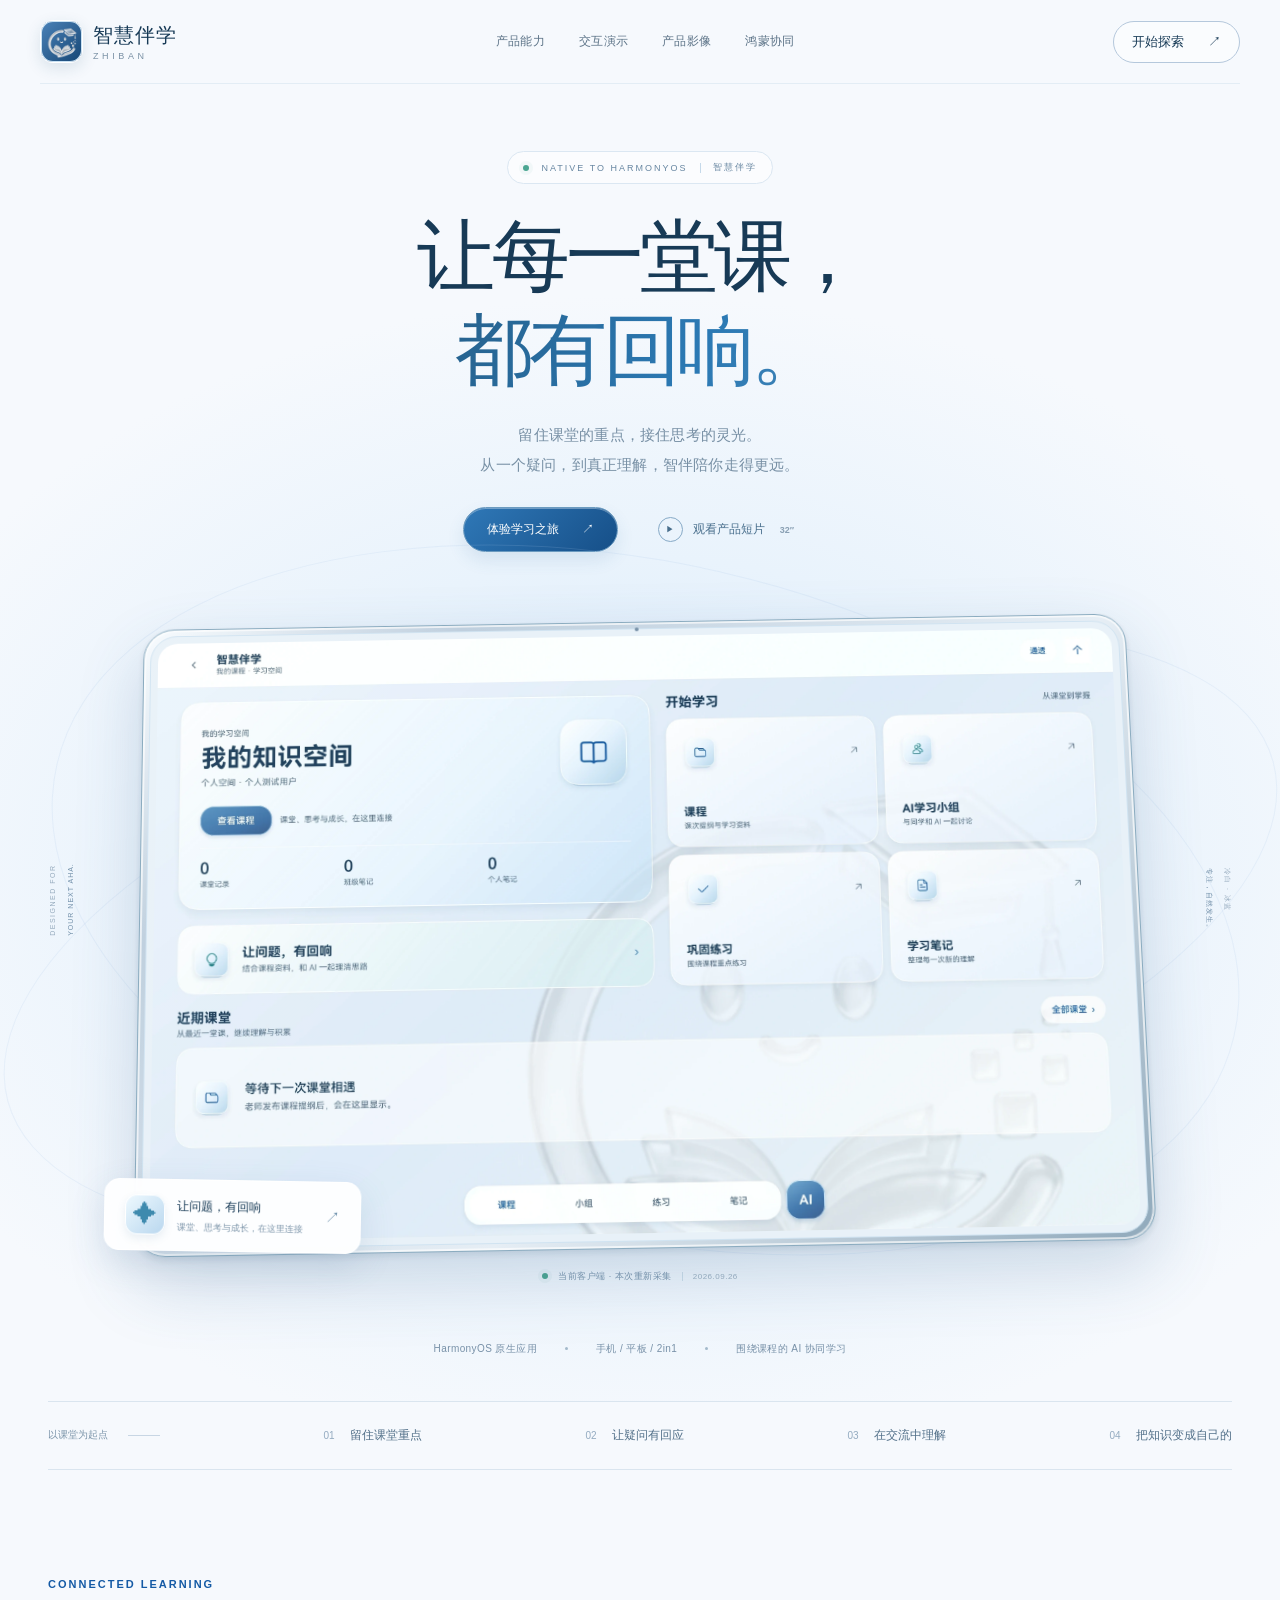
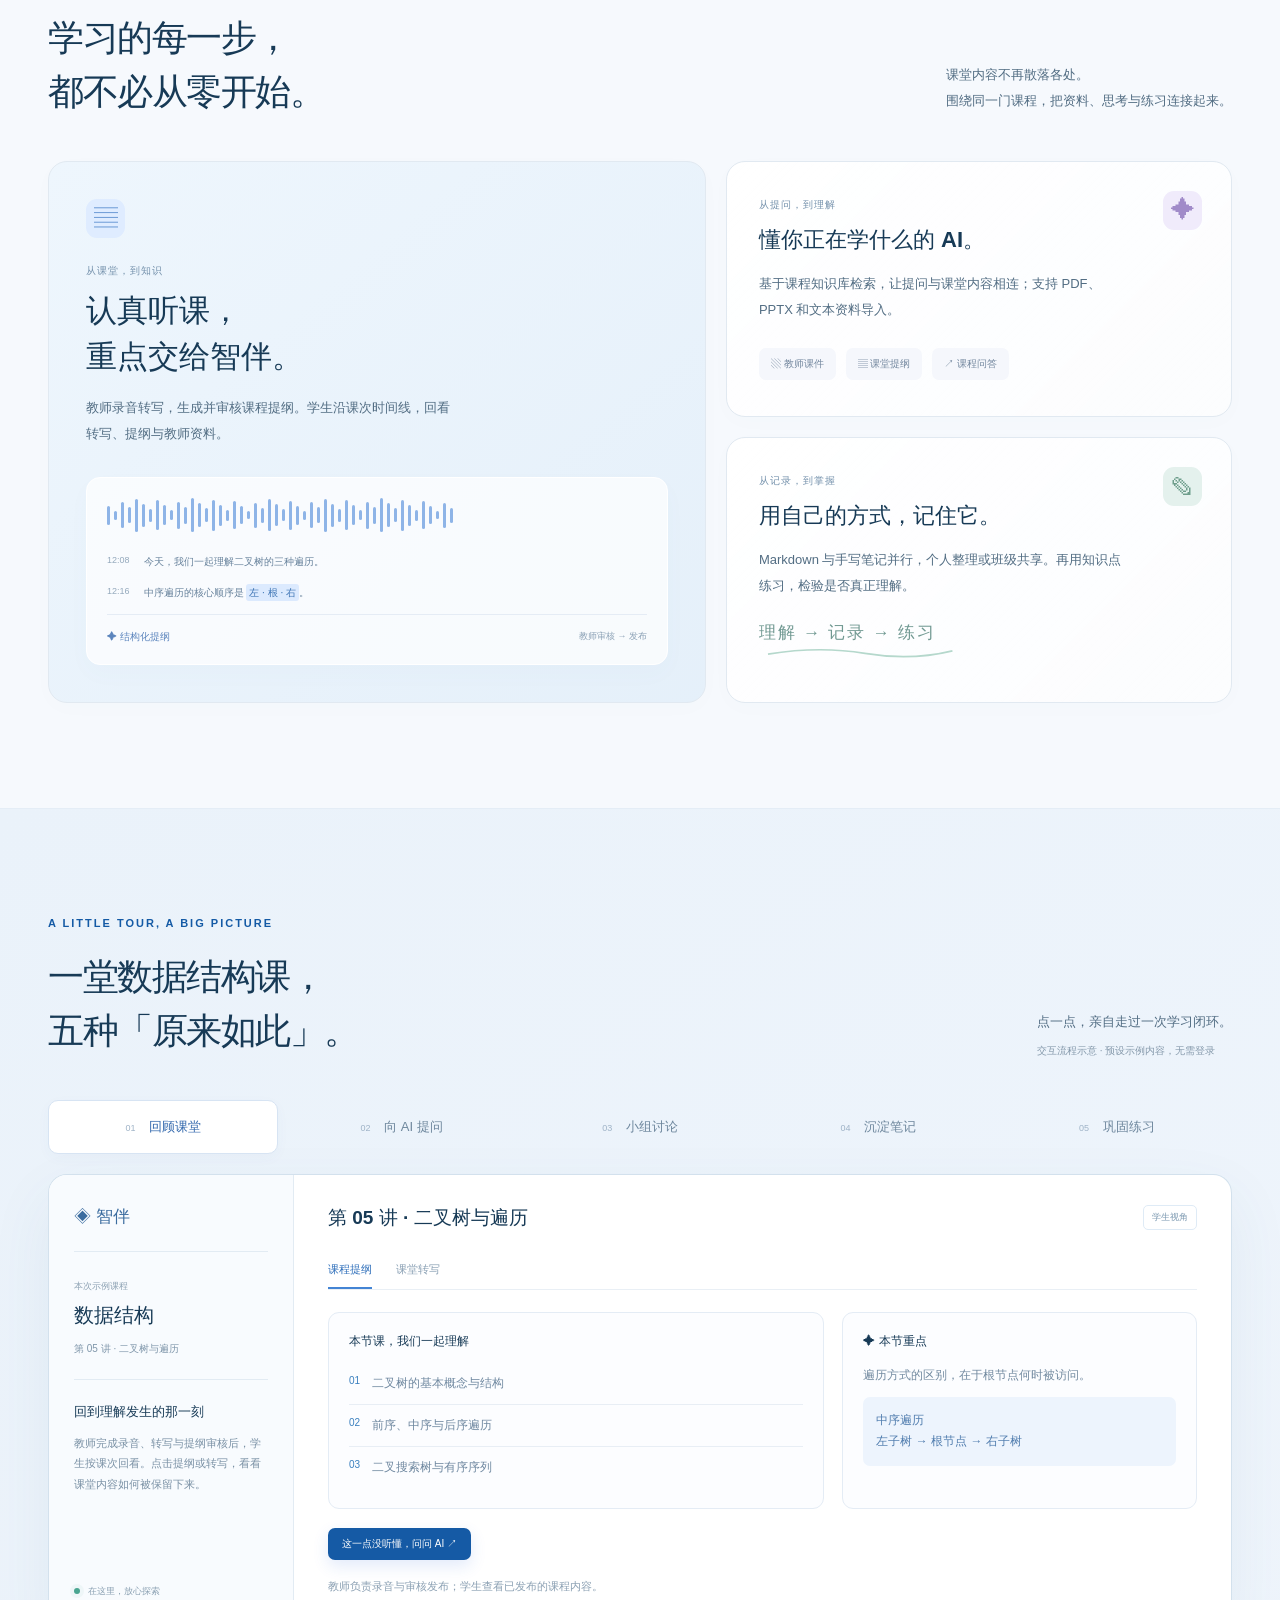
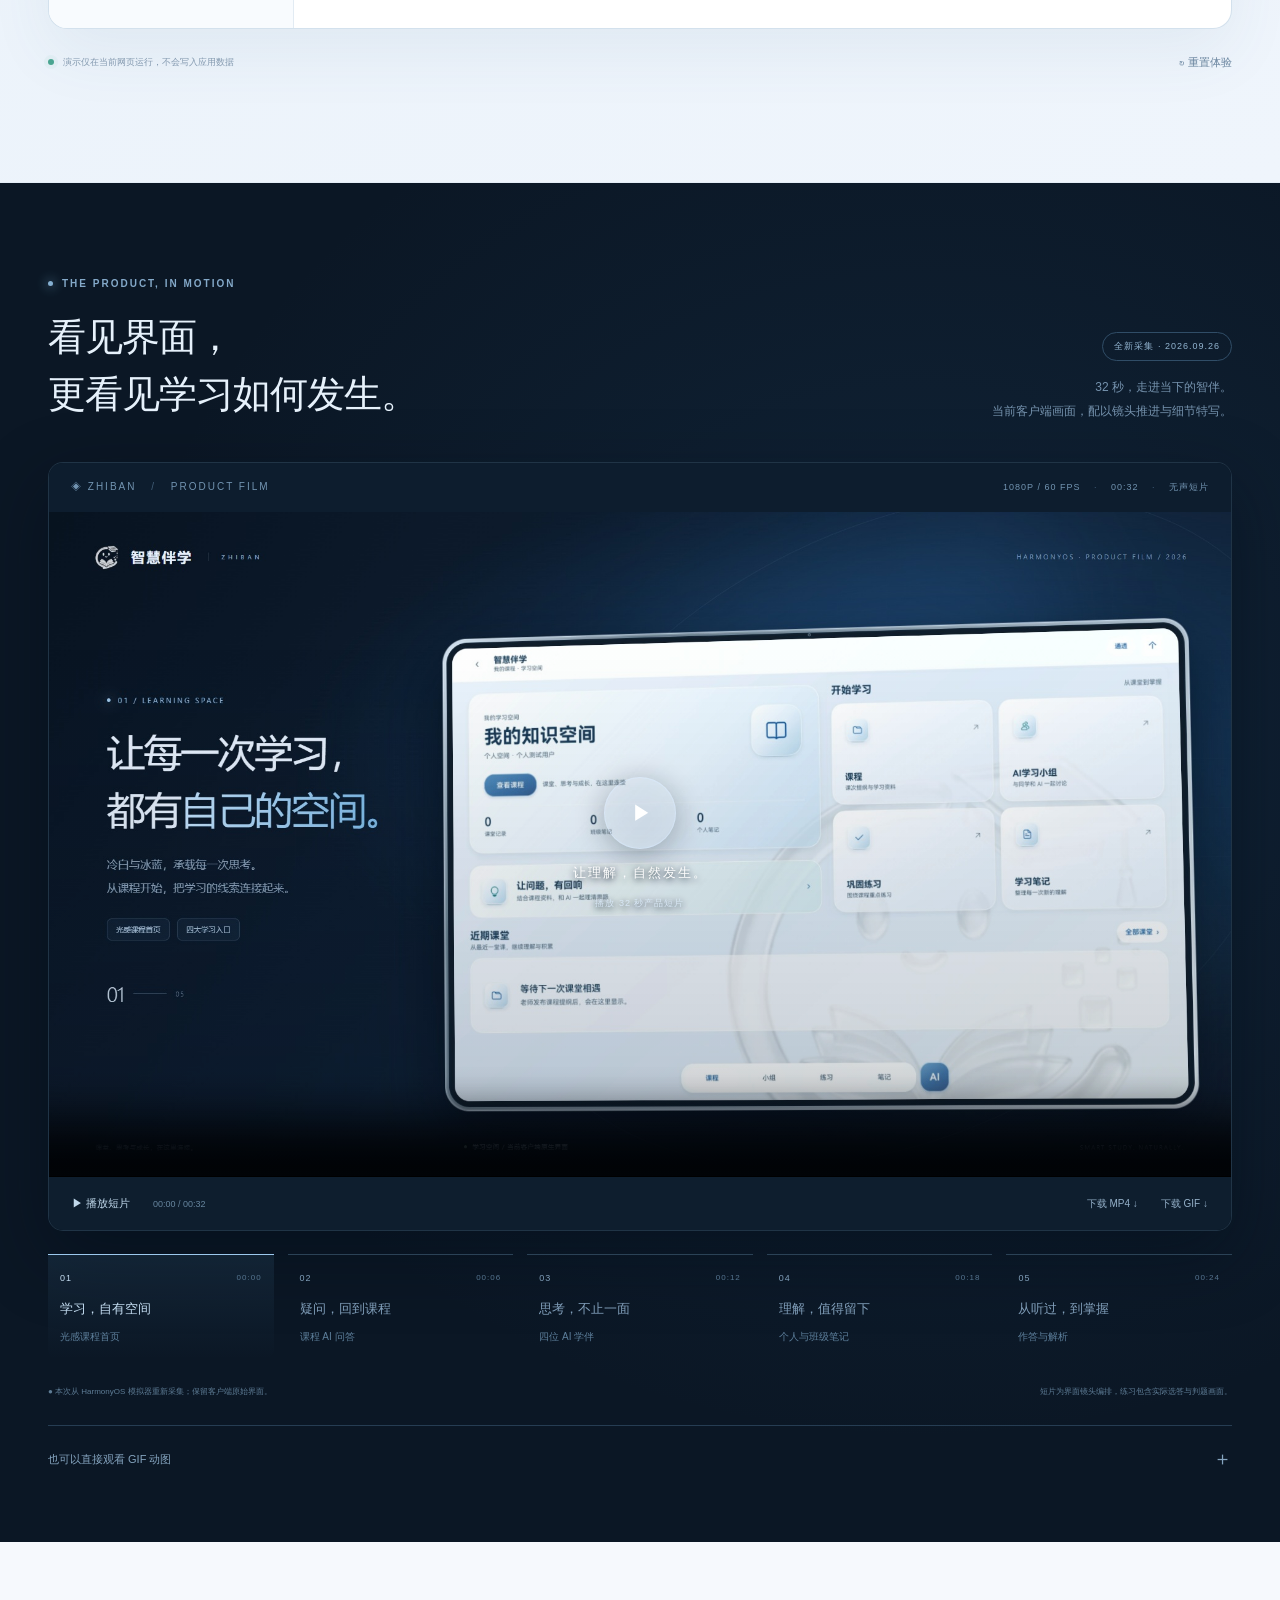
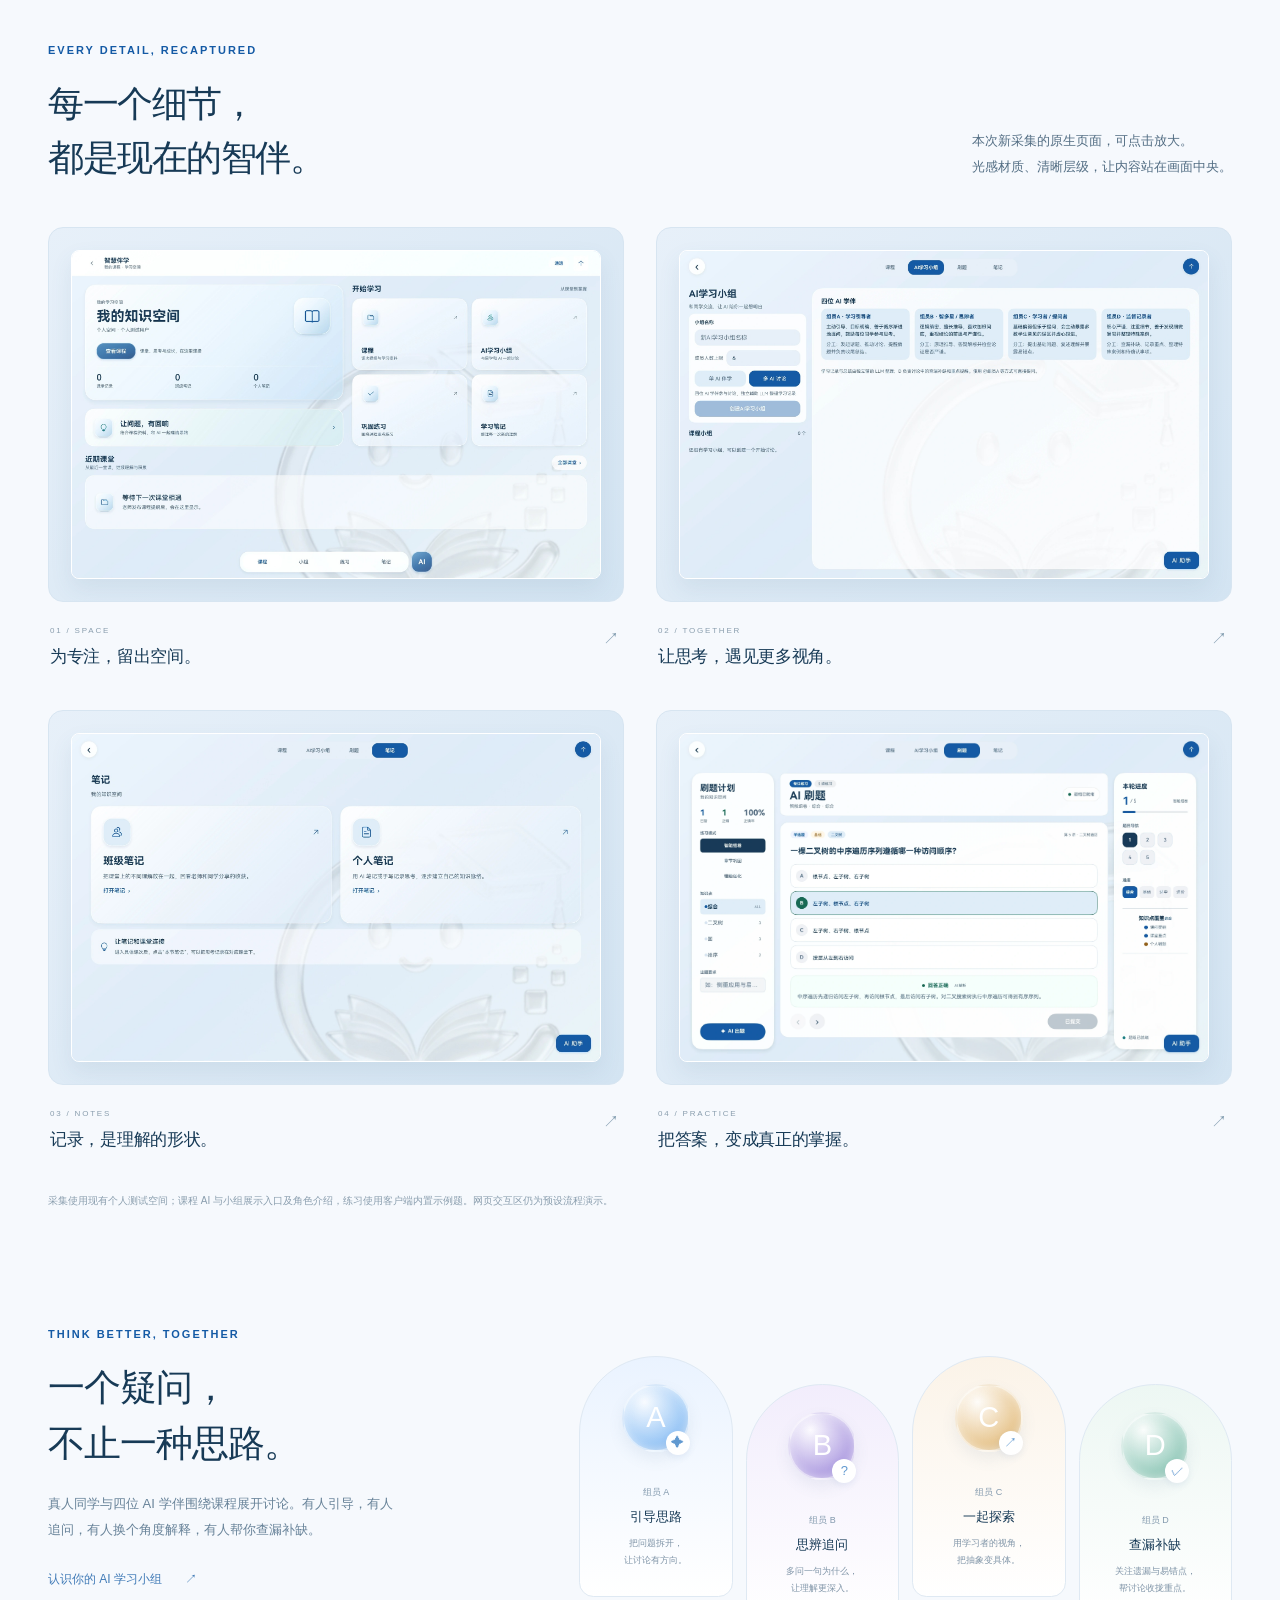
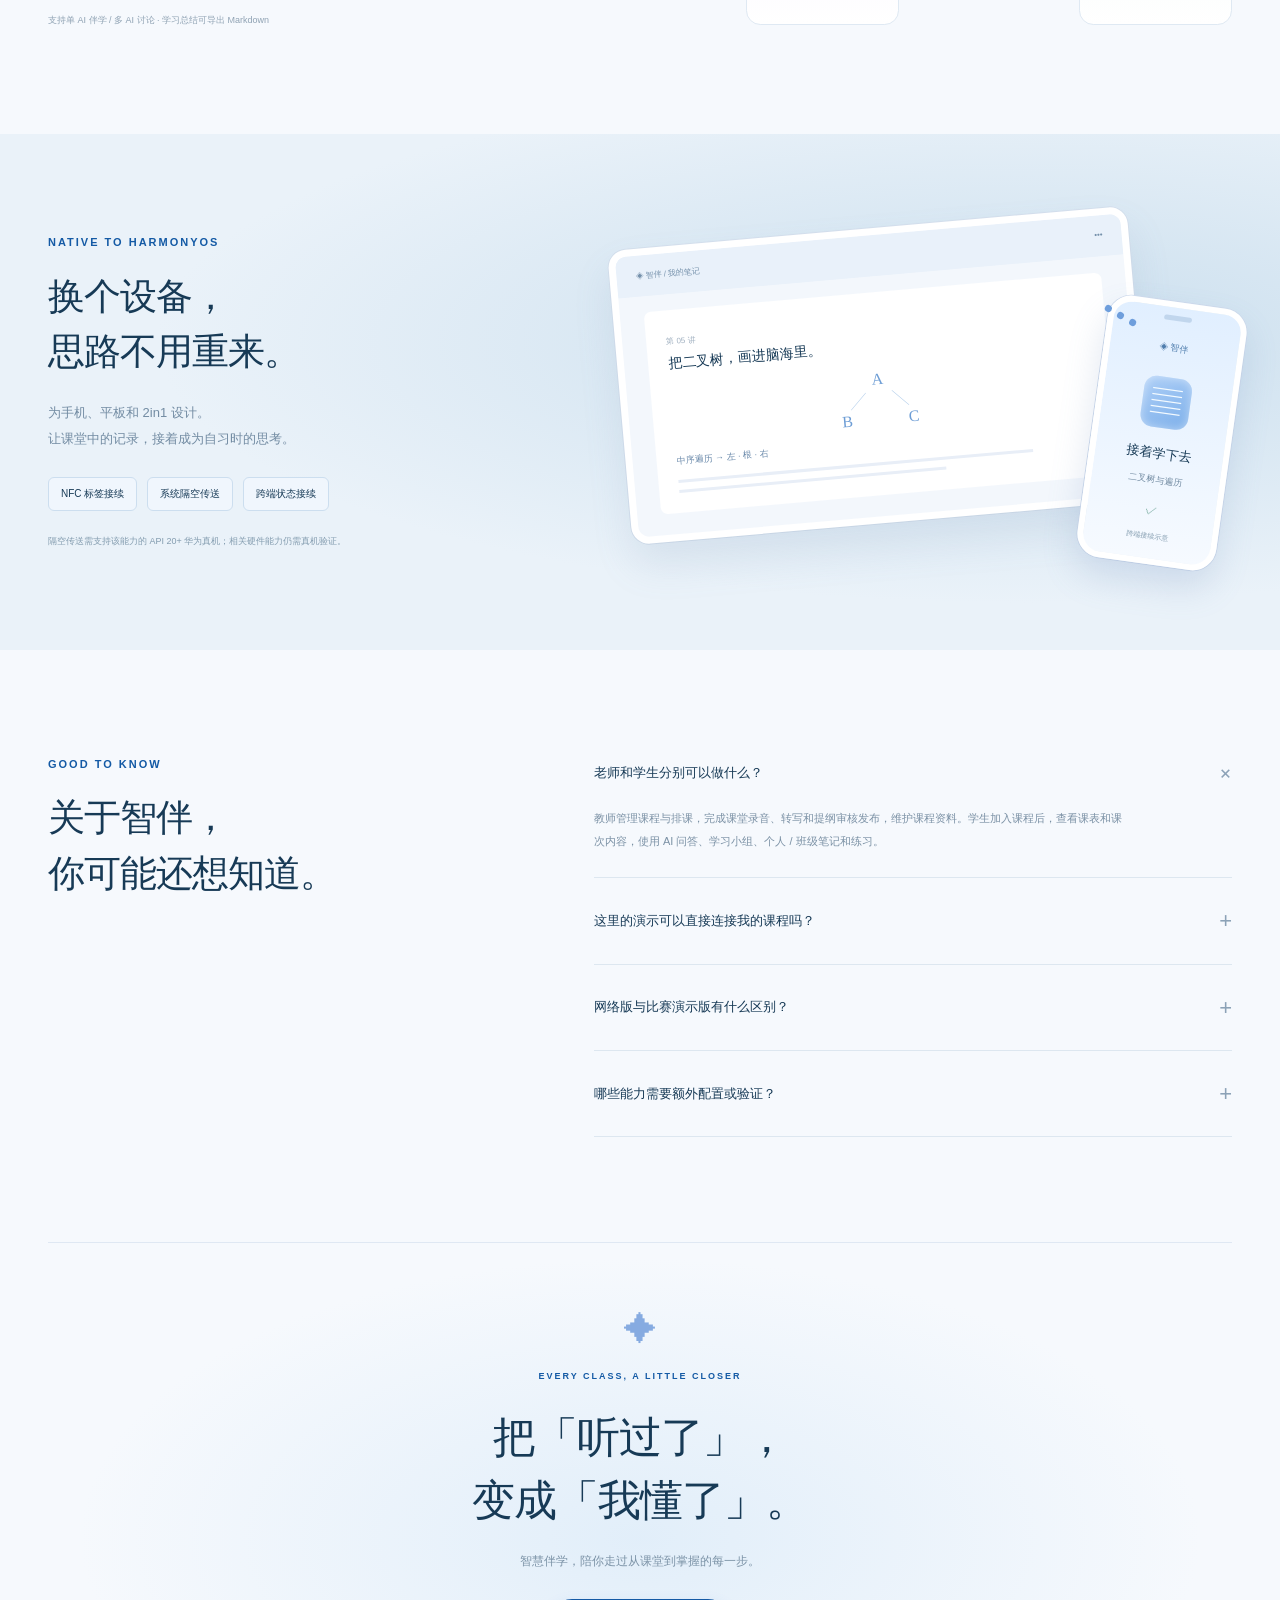
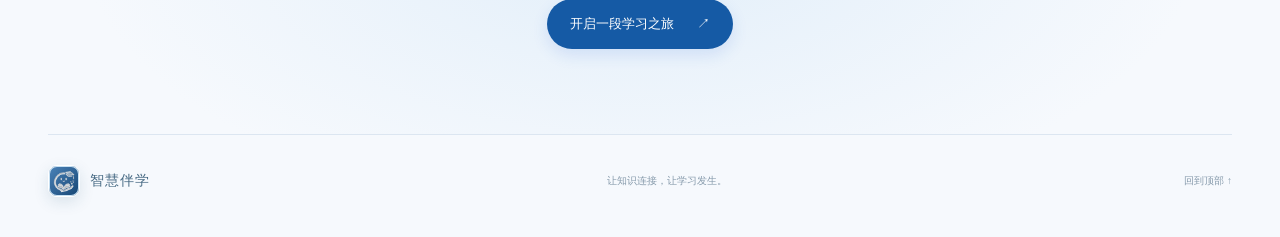
<file: demo-site/index.html>
<!doctype html>
<html lang="zh-CN">
<head>
  <meta charset="UTF-8">
  <meta name="viewport" content="width=device-width, initial-scale=1">
  <meta name="theme-color" content="#edf4fc">
  <meta name="description" content="智慧伴学，为 HarmonyOS 打造的课堂 AI 协同学习应用。探索课堂转写、课程问答、AI 学习小组、笔记与练习的完整学习流程。">
  <title>智慧伴学 · 让每一堂课，都有回响</title>
  <link rel="icon" href="assets/brand.png">
  <link rel="stylesheet" href="styles.css">
  <link rel="stylesheet" href="premium.css">
  <script src="app.js" defer></script>
  <script src="cinema.js" defer></script>
</head>
<body>
  <a class="skip-link" href="#main">跳到主要内容</a>
  <header class="site-header">
    <a href="#" class="brand" aria-label="智慧伴学首页"><span class="brand-icon"><img src="assets/brand.png" alt="" width="36" height="36"></span><span>智慧伴学<span class="brand-en">ZHIBAN</span></span></a>
    <nav aria-label="主导航"><a href="#features">产品能力</a><a href="#demo">交互演示</a><a href="#gallery">产品影像</a><a href="#harmony">鸿蒙协同</a></nav>
    <a class="header-cta" href="#demo">开始探索 <span aria-hidden="true">↗</span></a>
  </header>

  <main id="main">
    <section class="hero-premium" aria-labelledby="hero-title">
      <div class="hero-halo"></div><div class="hero-gridlines"></div>
      <div class="section-wrap hero-center">
        <div class="hero-release"><span class="status-dot"></span> NATIVE TO HARMONYOS <span class="release-divider"></span> 智慧伴学</div>
        <h1 id="hero-title">让每一堂课，<span>都有回响。</span></h1>
        <p class="premium-description">留住课堂的重点，接住思考的灵光。<br>从一个疑问，到真正理解，智伴陪你走得更远。</p>
        <div class="hero-actions"><a class="button primary" href="#demo">体验学习之旅 <span aria-hidden="true">↗</span></a><a class="button film-link" href="#gallery"><span class="play-icon" aria-hidden="true">▶</span> 观看产品短片 <span class="film-duration">32″</span></a></div>
        <div class="hero-native-stage">
          <div class="stage-orbit"></div><div class="stage-orbit orbit-offset"></div>
          <span class="native-side-label left-label">DESIGNED FOR<br><b>YOUR NEXT AHA.</b></span>
          <span class="native-side-label right-label">冷白 · 冰蓝<br><b>专注，自然发生。</b></span>
          <button class="native-tablet" data-image="assets/overview.jpg" data-title="当前客户端 · 光感学习空间" aria-label="放大查看本次新采集的学习空间"><span class="tablet-lens"></span><img src="assets/current-home.webp" alt="当前智慧伴学客户端的光感学习空间，冷白卡片展示课程、AI 学习小组、练习和笔记入口" width="2880" height="1786" fetchpriority="high"><span class="tablet-shine"></span></button>
          <div class="native-floating-chip"><span>✦</span><div><b>让问题，有回响</b><small>课堂、思考与成长，在这里连接</small></div><span>↗</span></div>
          <div class="native-capture-label"><span class="status-dot"></span> 当前客户端 · 本次重新采集 <span>2026.09.26</span></div>
        </div>
      </div>
      <div class="hero-platforms"><span>HarmonyOS 原生应用</span><i></i><span>手机 / 平板 / 2in1</span><i></i><span>围绕课程的 AI 协同学习</span></div>
    </section>

    <div class="value-strip section-wrap"><span>以课堂为起点<span class="strip-line"></span></span><div><span>01</span> 留住课堂重点</div><div><span>02</span> 让疑问有回应</div><div><span>03</span> 在交流中理解</div><div><span>04</span> 把知识变成自己的</div></div>

    <section id="features" class="features section-wrap section-space">
      <div class="section-heading"><div><span class="eyebrow">CONNECTED LEARNING</span><h2>学习的每一步，<br>都不必从零开始。</h2></div><p>课堂内容不再散落各处。<br>围绕同一门课程，把资料、思考与练习连接起来。</p></div>
      <div class="feature-grid">
        <article class="feature-card feature-large"><div class="feature-icon">▤</div><span class="card-kicker">从课堂，到知识</span><h3>认真听课，<br>重点交给智伴。</h3><p>教师录音转写，生成并审核课程提纲。学生沿课次时间线，回看转写、提纲与教师资料。</p><div class="transcript-visual" aria-hidden="true"><div class="waveform"></div><div class="transcript-row"><span>12:08</span><span>今天，我们一起理解二叉树的三种遍历。</span></div><div class="transcript-row"><span>12:16</span><span>中序遍历的核心顺序是 <mark>左 · 根 · 右</mark>。</span></div><div class="outline-chip">✦ 结构化提纲 <span>教师审核 → 发布</span></div></div></article>
        <article class="feature-card"><div class="feature-icon violet">✦</div><span class="card-kicker">从提问，到理解</span><h3>懂你正在学什么的 AI。</h3><p>基于课程知识库检索，让提问与课堂内容相连；支持 PDF、PPTX 和文本资料导入。</p><div class="source-stack"><span>▧ 教师课件</span><span>▤ 课堂提纲</span><span>↗ 课程问答</span></div></article>
        <article class="feature-card"><div class="feature-icon mint">✎</div><span class="card-kicker">从记录，到掌握</span><h3>用自己的方式，记住它。</h3><p>Markdown 与手写笔记并行，个人整理或班级共享。再用知识点练习，检验是否真正理解。</p><div class="note-line"><span>理解 → 记录 → 练习</span><svg viewBox="0 0 230 20" aria-hidden="true"><path d="M5 12 Q65 2 119 11 T222 8"/></svg></div></article>
      </div>
    </section>

    <section id="demo" class="demo-section section-space">
      <div class="section-wrap">
        <div class="section-heading"><div><span class="eyebrow">A LITTLE TOUR, A BIG PICTURE</span><h2>一堂数据结构课，<br>五种「原来如此」。</h2></div><div class="demo-intro"><p>点一点，亲自走过一次学习闭环。</p><span class="subtle-label">交互流程示意 · 预设示例内容，无需登录</span></div></div>
        <div class="demo-tabs" role="tablist" aria-label="学习流程"><button role="tab" id="tab-class" aria-controls="demo-panel" aria-selected="true" data-scene="class"><span>01</span> 回顾课堂</button><button role="tab" id="tab-ai" aria-controls="demo-panel" aria-selected="false" tabindex="-1" data-scene="ai"><span>02</span> 向 AI 提问</button><button role="tab" id="tab-group" aria-controls="demo-panel" aria-selected="false" tabindex="-1" data-scene="group"><span>03</span> 小组讨论</button><button role="tab" id="tab-notes" aria-controls="demo-panel" aria-selected="false" tabindex="-1" data-scene="notes"><span>04</span> 沉淀笔记</button><button role="tab" id="tab-practice" aria-controls="demo-panel" aria-selected="false" tabindex="-1" data-scene="practice"><span>05</span> 巩固练习</button></div>
        <div class="demo-stage"><aside class="demo-sidebar"><span class="sidebar-logo">◈ 智伴</span><div class="sidebar-course"><span>本次示例课程</span><b>数据结构</b><small>第 05 讲 · 二叉树与遍历</small></div><div id="scene-description"></div><div class="demo-sidebar-bottom"><span class="status-dot"></span> 在这里，放心探索</div></aside><div id="demo-panel" class="demo-panel" role="tabpanel" aria-labelledby="tab-class" tabindex="0"><noscript>请启用 JavaScript 体验交互演示。下方仍可查看产品截图和功能说明。</noscript></div></div>
        <div class="demo-bottom"><span><span class="status-dot"></span> 演示仅在当前网页运行，不会写入应用数据</span><button id="reset-demo" class="text-button">↻ 重置体验</button></div>
      </div>
    </section>

    <section id="gallery" class="cinema-section section-space">
      <div class="section-wrap">
        <div class="section-heading cinema-heading"><div><span class="eyebrow"><span class="cinema-live-dot"></span> THE PRODUCT, IN MOTION</span><h2>看见界面，<br>更看见学习如何发生。</h2></div><div class="cinema-note"><span class="edition-pill">全新采集 · 2026.09.26</span><p>32 秒，走进当下的智伴。<br>当前客户端画面，配以镜头推进与细节特写。</p></div></div>
        <div class="cinema-player">
          <div class="cinema-top"><span>◈ ZHIBAN <i>/</i> PRODUCT FILM</span><span>1080P / 60 FPS <i>·</i> 00:32 <i>·</i> 无声短片</span></div>
          <div class="cinema-screen"><video id="product-film" poster="assets/product-tour-poster.jpg" preload="none" playsinline muted controls aria-label="智慧伴学 32 秒产品短片：学习空间、课程 AI、小组、笔记和练习"><source src="assets/product-film.mp4?v=smooth60" type="video/mp4">当前浏览器不支持视频，请下载 MP4 或查看下方 GIF。</video><button class="cinema-play-overlay" id="film-overlay" aria-label="播放产品短片"><span>▶</span><b>让理解，自然发生。</b><small>播放 32 秒产品短片</small></button></div>
          <div class="cinema-controls"><button id="toggle-film" aria-pressed="false">▶ 播放短片</button><span class="film-time" id="film-time">00:00 / 00:32</span><span class="cinema-controls-spacer"></span><a href="assets/product-film.mp4?v=smooth60" download="智慧伴学-新版产品演示.mp4">下载 MP4 ↓</a><a href="assets/product-tour.gif?v=smooth20" download="智慧伴学-新版产品演示.gif">下载 GIF ↓</a></div>
          <div id="film-error" class="film-error" role="status" hidden>视频暂时无法播放，可查看下方 GIF 或下载 MP4。</div>
        </div>
        <div class="film-chapters" aria-label="短片章节"><button data-time="0" aria-pressed="true"><span>01 <i>00:00</i></span><b>学习，自有空间</b><small>光感课程首页</small></button><button data-time="6" aria-pressed="false"><span>02 <i>00:06</i></span><b>疑问，回到课程</b><small>课程 AI 问答</small></button><button data-time="12" aria-pressed="false"><span>03 <i>00:12</i></span><b>思考，不止一面</b><small>四位 AI 学伴</small></button><button data-time="18" aria-pressed="false"><span>04 <i>00:18</i></span><b>理解，值得留下</b><small>个人与班级笔记</small></button><button data-time="24" aria-pressed="false"><span>05 <i>00:24</i></span><b>从听过，到掌握</b><small>作答与解析</small></button></div>
        <div class="capture-provenance"><span>● 本次从 HarmonyOS 模拟器重新采集；保留客户端原始界面。</span><span>短片为界面镜头编排，练习包含实际选答与判题画面。</span></div>
        <details class="gif-disclosure"><summary>也可以直接观看 GIF 动图 <span>＋</span></summary><div class="gif-content"><img id="tour-gif" src="assets/product-tour-poster.jpg" data-gif="assets/product-tour.gif?v=smooth20" alt="本次新采集的智慧伴学界面动图，包含学习空间、课程 AI、学习小组、笔记与实际答题结果" width="1920" height="1080" loading="lazy"><div><span>32 秒循环 · GIF</span><button id="toggle-gif" aria-pressed="false">▶ 播放动图</button></div></div></details>
      </div>
    </section>

    <section class="section-wrap capture-gallery section-space" aria-labelledby="capture-title"><div class="section-heading"><div><span class="eyebrow">EVERY DETAIL, RECAPTURED</span><h2 id="capture-title">每一个细节，<br>都是现在的智伴。</h2></div><p>本次新采集的原生页面，可点击放大。<br>光感材质、清晰层级，让内容站在画面中央。</p></div><div class="capture-grid">
      <button data-image="assets/overview.jpg" data-title="学习空间 · 本次新采集"><div class="capture-image"><img src="assets/overview.jpg" alt="本次采集的冰蓝学习空间" width="1920" height="1191" loading="lazy"></div><div><span>01 / SPACE</span><h3>为专注，留出空间。</h3><i>↗</i></div></button>
      <button data-image="assets/discussion.jpg" data-title="AI 学习小组 · 本次新采集"><div class="capture-image"><img src="assets/discussion.jpg" alt="本次采集的四位 AI 学伴介绍" width="1920" height="1191" loading="lazy"></div><div><span>02 / TOGETHER</span><h3>让思考，遇见更多视角。</h3><i>↗</i></div></button>
      <button data-image="assets/notes.jpg" data-title="笔记工作台 · 本次新采集"><div class="capture-image"><img src="assets/notes.jpg" alt="本次采集的个人与班级笔记工作台" width="1920" height="1191" loading="lazy"></div><div><span>03 / NOTES</span><h3>记录，是理解的形状。</h3><i>↗</i></div></button>
      <button data-image="assets/current-result.webp" data-title="练习与判题 · 本次实际操作"><div class="capture-image"><img src="assets/current-result.webp" alt="本次实际选择正确答案并提交后的判题和解析" width="2880" height="1786" loading="lazy"></div><div><span>04 / PRACTICE</span><h3>把答案，变成真正的掌握。</h3><i>↗</i></div></button>
    </div><p class="capture-context">采集使用现有个人测试空间；课程 AI 与小组展示入口及角色介绍，练习使用客户端内置示例题。网页交互区仍为预设流程演示。</p></section>

    <section class="group-section section-wrap section-space"><div class="group-copy"><span class="eyebrow">THINK BETTER, TOGETHER</span><h2>一个疑问，<br>不止一种思路。</h2><p>真人同学与四位 AI 学伴围绕课程展开讨论。有人引导，有人追问，有人换个角度解释，有人帮你查漏补缺。</p><a href="#demo" class="text-link" data-open-group>认识你的 AI 学习小组 <span>↗</span></a><span class="group-note">支持单 AI 伴学 / 多 AI 讨论 · 学习总结可导出 Markdown</span></div><div class="agent-grid"><article class="agent-card agent-blue"><div class="agent-face">A<span>✦</span></div><span>组员 A</span><h3>引导思路</h3><p>把问题拆开，<br>让讨论有方向。</p></article><article class="agent-card agent-purple"><div class="agent-face">B<span>?</span></div><span>组员 B</span><h3>思辨追问</h3><p>多问一句为什么，<br>让理解更深入。</p></article><article class="agent-card agent-orange"><div class="agent-face">C<span>↗</span></div><span>组员 C</span><h3>一起探索</h3><p>用学习者的视角，<br>把抽象变具体。</p></article><article class="agent-card agent-teal"><div class="agent-face">D<span>✓</span></div><span>组员 D</span><h3>查漏补缺</h3><p>关注遗漏与易错点，<br>帮讨论收拢重点。</p></article></div></section>

    <section id="harmony" class="harmony-section"><div class="section-wrap harmony-layout"><div><span class="eyebrow">NATIVE TO HARMONYOS</span><h2>换个设备，<br>思路不用重来。</h2><p>为手机、平板和 2in1 设计。<br>让课堂中的记录，接着成为自习时的思考。</p><div class="harmony-tags"><span>NFC 标签接续</span><span>系统隔空传送</span><span>跨端状态接续</span></div><small>隔空传送需支持该能力的 API 20+ 华为真机；相关硬件能力仍需真机验证。</small></div><div class="device-ecosystem" aria-label="手机和平板之间的学习接续示意"><div class="eco-tablet"><div class="eco-toolbar"><span>◈ 智伴 / 我的笔记</span><span>•••</span></div><div class="eco-paper"><span>第 05 讲</span><h3>把二叉树，画进脑海里。</h3><div class="eco-tree" aria-hidden="true">A<br><span>╱　╲</span><br>B　　 C</div><p>中序遍历 → 左 · 根 · 右</p><div class="paper-line"></div><div class="paper-line short"></div></div></div><div class="transfer-path" aria-hidden="true"><span></span><span></span><span></span></div><div class="eco-phone"><div class="phone-camera"></div><span>◈ 智伴</span><div class="phone-note-icon">▤</div><b>接着学下去</b><p>二叉树与遍历</p><div class="phone-check">✓</div><small>跨端接续示意</small></div></div></div></section>

    <section class="section-wrap faq-section section-space"><div><span class="eyebrow">GOOD TO KNOW</span><h2>关于智伴，<br>你可能还想知道。</h2></div><div class="faq-list"><details open><summary>老师和学生分别可以做什么？<span>+</span></summary><p>教师管理课程与排课，完成课堂录音、转写和提纲审核发布，维护课程资料。学生加入课程后，查看课表和课次内容，使用 AI 问答、学习小组、个人 / 班级笔记和练习。</p></details><details><summary>这里的演示可以直接连接我的课程吗？<span>+</span></summary><p>此页面是独立的产品演示站，交互使用预设示例，不连接账号、麦克风或真实课程。实际使用需安装 HarmonyOS 客户端，并连接已配置的服务端。</p></details><details><summary>网络版与比赛演示版有什么区别？<span>+</span></summary><p>网络版由 HarmonyOS 客户端与 FastAPI 服务端协同，提供账号、课程和 AI 服务。比赛版将本地后端集成到单个 HAP，AI、语音转写和知识检索采用离线演示逻辑，适合演示流程。</p></details><details><summary>哪些能力需要额外配置或验证？<span>+</span></summary><p>真实 AI 回答、知识向量检索、邮件验证码和华为云语音识别需配置对应服务。实时云端转写效果、M-Pencil 压感与系统隔空传送需继续进行真实服务或真机验收。</p></details></div></section>

    <section class="closing section-wrap"><div class="closing-spark" aria-hidden="true">✦</div><span class="eyebrow">EVERY CLASS, A LITTLE CLOSER</span><h2>把「听过了」，<br>变成「我懂了」。</h2><p>智慧伴学，陪你走过从课堂到掌握的每一步。</p><a href="#demo" class="button primary">开启一段学习之旅 <span>↗</span></a></section>
  </main>
  <footer class="section-wrap"><a class="brand" href="#"><span class="brand-icon"><img src="assets/brand.png" alt="" width="32" height="32"></span><span>智慧伴学</span></a><span>让知识连接，让学习发生。</span><a href="#main">回到顶部 ↑</a></footer>
  <dialog id="image-dialog" aria-labelledby="image-title"><div class="dialog-top"><h2 id="image-title">产品截图</h2><button id="close-dialog" aria-label="关闭截图">×</button></div><img id="expanded-image" alt=""><p>当前客户端 · 本次新采集的原生界面</p></dialog>
  <div id="toast" class="toast" role="status"></div>
</body>
</html>
</file>
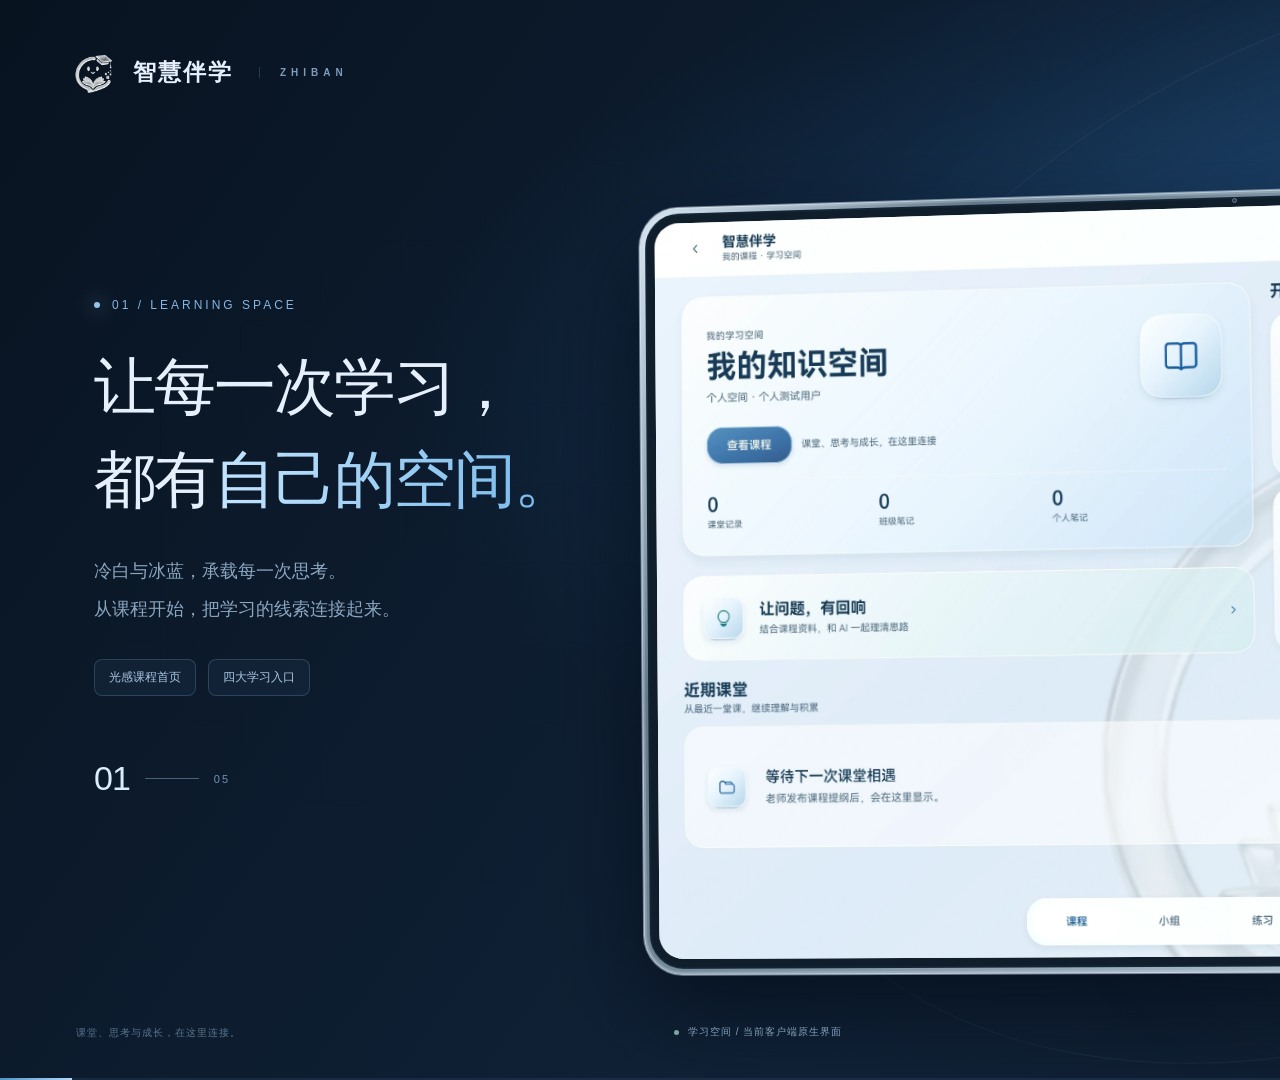
<file: demo-site/film.html>
<!doctype html>
<html lang="zh-CN"><head><meta charset="UTF-8"><meta name="viewport" content="width=device-width,initial-scale=1"><title>智慧伴学 · 产品影像制作台</title><link rel="stylesheet" href="film.css"></head><body>
<main class="film" id="film">
  <div class="aura aura-a"></div><div class="aura aura-b"></div><div class="grid"></div><div class="orbit"></div>
  <header><div class="wordmark"><img src="assets/brand.png" alt="">智慧伴学<span>ZHIBAN</span></div><span class="edition">HARMONYOS · PRODUCT FILM / 2026</span></header>
  <div id="chapter-copy-stack" aria-label="章节说明"></div>
  <div class="device" id="device"><div class="edge-light"></div><div class="camera"></div><div class="screen"><div class="screen-content" id="screen-content"><img id="screen-image" src="assets/current-home.webp" alt="当前客户端界面"><div class="focus-ring" id="focus-ring"></div><div class="touch" id="touch"></div></div></div></div>
  <div class="detail" id="detail"><span id="detail-label"></span><div id="detail-image"></div><span class="detail-caption" id="detail-caption"></span></div>
  <div class="film-caption"><span class="capture-dot"></span><span id="film-caption"></span></div>
  <footer><span>课堂、思考与成长，在这里连接。</span><span>当前客户端采集 · 界面镜头演示</span><span>SMART STUDY. NATURALLY.</span></footer>
  <div class="timeline"><i id="timeline"></i></div>
</main><script src="film.js"></script></body></html>
</file>
<file: demo-site/styles.css>
@charset "UTF-8";
:root{--ink:#19364e;--muted:#647b90;--blue:#2362d8;--deep:#145aa5;--line:#dae5ef;--page:#f7faff;--white:#fff;--radius:24px;font-family:Inter,"Segoe UI","Microsoft YaHei",Arial,sans-serif;color:var(--ink);background:var(--page);font-synthesis:none}
*{box-sizing:border-box}html{scroll-behavior:smooth;scroll-padding-top:100px}body{margin:0}button,input,textarea{font:inherit}button,a{-webkit-tap-highlight-color:transparent}button{cursor:pointer}a{color:inherit;text-decoration:none}button:focus-visible,a:focus-visible,summary:focus-visible,textarea:focus-visible,[tabindex]:focus-visible{outline:3px solid #3e7ded;outline-offset:5px}button:disabled{cursor:default;opacity:.7}img{max-width:100%;display:block}h1,h2,h3,p{margin:0}button{color:inherit}::selection{background:#c5dcff}section[id]{scroll-margin-top:18px}.section-wrap{width:min(1240px,calc(100% - 96px));margin-inline:auto}.section-space{padding-block:105px}.skip-link{position:fixed;left:20px;top:-60px;z-index:100;background:#fff;padding:12px}.skip-link:focus{top:12px}.site-header{height:90px;display:flex;align-items:center;justify-content:space-between;gap:28px;width:min(1360px,calc(100% - 80px));margin:auto;border-bottom:1px solid #cbddeb70}.brand{display:flex;align-items:center;gap:10px;font-weight:750;font-size:20px;letter-spacing:1px}.brand-icon{display:grid;place-items:center;width:43px;height:43px;background:linear-gradient(140deg,#397bea,#194b9b);border:1px solid #fff;border-radius:13px;box-shadow:0 4px 12px #477cad1a}.brand-icon img{object-fit:contain}.brand-en{display:block;font-size:9px;letter-spacing:3.6px;font-weight:500;color:#7a91a5;margin-top:2px}.site-header nav{display:flex;gap:34px;font-size:13px;color:#5c7387}.site-header nav a:hover,.text-link:hover{color:var(--blue)}.header-cta{border:1px solid #b5c8dc;padding:11px 18px;border-radius:9px;font-size:13px}.header-cta span{margin-left:20px}.hero{min-height:700px;padding-block:100px 95px;display:grid;grid-template-columns:.92fr 1.08fr;align-items:center;gap:20px}.eyebrow{display:flex;align-items:center;gap:9px;color:var(--deep);font-size:11px;font-weight:650;letter-spacing:2px;line-height:1.8}.hero .eyebrow{font-size:12px;letter-spacing:1px}.status-dot{display:inline-block;width:6px;height:6px;background:#4aa591;border-radius:100%;box-shadow:0 0 0 4px #4aa5910e;flex-shrink:0}h1{font-size:clamp(46px,4.65vw,68px);font-weight:650;letter-spacing:-3px;line-height:1.35;margin:25px 0 27px}.accent-word{position:relative;color:var(--blue);white-space:nowrap}.accent-word svg{position:absolute;width:100%;left:0;bottom:-9px;fill:none;stroke:#78aeeb;stroke-width:2.4;stroke-linecap:round}.hero-description{font-size:15px;line-height:2.1;color:var(--muted)}.hero-actions{display:flex;gap:14px;margin-top:35px;align-items:center}.button{display:inline-flex;align-items:center;justify-content:center;gap:23px;padding:15px 22px;border-radius:10px;font-size:13px;font-weight:600;transition:transform .2s,box-shadow .2s}.button:hover{transform:translateY(-3px)}.primary{background:var(--blue);color:#fff;box-shadow:0 6px 16px #2362d822;border:1px solid transparent}.primary:hover{box-shadow:0 8px 24px #2362d83b}.quiet{padding-inline:12px;gap:9px}.play-icon{font-size:9px;border:1px solid #a8bed0;width:25px;height:25px;display:grid;place-items:center;border-radius:50%}.hero-footnote{display:flex;gap:13px;align-items:center;font-size:10px;color:#7890a5;margin-top:38px}.device-symbol{font-size:24px;color:#6c86a0;line-height:1}.separator{margin:0 13px;color:#bccbd8}.hero-art{position:relative;min-width:0;padding:39px 0 50px 18px;isolation:isolate}.hero-art:before{content:"";position:absolute;inset:-60px -70px -40px -80px;background:radial-gradient(ellipse at 60% 48%,#d6e9ff 0, #e5effd88 40%,transparent 68%);z-index:-2}.orbit{position:absolute;border:1px solid #c9dcf166;border-radius:50%;z-index:-1;transform:rotate(-28deg)}.orbit-one{width:112%;height:90%;left:-3%;top:4%}.orbit-two{width:108%;height:65%;left:-3%;top:22%;transform:rotate(30deg)}.hero-device{border:7px solid #fff;border-radius:23px;background:#eff5fc;box-shadow:0 30px 70px #476a9730,0 0 0 1px #d4deeb;transform:perspective(1400px) rotateY(-7deg) rotateX(3deg) rotateZ(-2deg);overflow:hidden;position:relative}.device-camera{position:absolute;width:4px;height:4px;border-radius:50%;background:#c8d3e0;top:5px;left:50%}.mini-topbar{height:46px;padding:10px 21px;display:flex;align-items:center;justify-content:space-between;background:#ffffff9c;font-size:9px;color:#7b8fa4}.mini-brand{font-size:12px;font-weight:700;color:#2b6298}.mini-topbar i{display:inline-block;width:15px;height:15px;background:#c4d9ed;border-radius:50%;margin-left:13px;vertical-align:middle}.mini-content{padding:23px}.mini-welcome{display:flex;justify-content:space-between;align-items:center;margin-bottom:20px}.overline{font-size:8px;color:#7f94a7}.mini-welcome h3{font-size:19px;font-weight:600;margin-top:6px}.mini-welcome h3 span{font-size:16px;color:#cba758}.avatar{background:#dae9f8;width:33px;height:33px;border-radius:50%;display:grid;place-items:center;font-size:9px;color:#6c8baa}.course-preview{padding:20px 21px;background:linear-gradient(110deg,#cfe2f8,#e1eefc 60%,#e9f5fc);border-radius:13px;display:flex;justify-content:space-between;border:1px solid #eaf4ff}.mini-pill{font-size:8px;display:inline-block;padding:4px 8px;background:#ffffff85;color:#4e7eaa;border-radius:4px}.course-preview h3{font-size:25px;margin:11px 0 8px;font-weight:600}.course-preview p{font-size:9px;color:#6688a8;line-height:1.8}.course-meta{display:flex;gap:9px;font-size:8px;color:#4b7399;margin-top:17px}.course-meta span+span{border-left:1px solid #abc5df;padding-left:9px}.tree-art{width:38%;display:flex;align-items:center}.tree-art svg{width:100%;overflow:visible;filter:drop-shadow(0 5px 6px #477eba22)}.tree-art path{fill:none;stroke:#98bfee;stroke-width:2}.tree-art circle{fill:#f9fcff;stroke:#b0d0f7;stroke-width:2}.tree-art circle:first-of-type{fill:#5d9bed;stroke:#7fb2f6}.tree-art text{text-anchor:middle;fill:#4880bb;font-size:15px}.tree-art text:first-of-type{fill:#fff}.mini-section-label{font-size:10px;margin:20px 0 12px;display:flex;justify-content:space-between;color:#5e7c95}.mini-cards{display:grid;grid-template-columns:repeat(3,1fr);gap:9px}.mini-cards>div{padding:12px;background:#fff;border:1px solid #e9eff7;border-radius:10px}.mini-icon{display:grid;place-items:center;width:27px;height:27px;border-radius:8px;font-size:18px;margin-bottom:10px}.blue{background:#e6f0ff;color:#548ad4}.lilac{background:#ece9fe;color:#9d85cf}.green{background:#e0f3ed;color:#68a291}.mini-cards b{display:block;font-size:11px;font-weight:600}.mini-cards small{font-size:8px;color:#8aa0b3;display:block;margin-top:6px}.mini-outline{background:#ffffffbd;border:1px solid #e7edf5;display:flex;align-items:center;gap:10px;padding:13px;margin-top:12px;border-radius:10px}.check-circle{display:grid;place-items:center;width:25px;height:25px;border-radius:50%;background:#e0f1ed;color:#619c8b;font-size:11px}.mini-outline b{display:block;font-size:10px;font-weight:600}.mini-outline small{display:block;color:#8a9cac;font-size:8px;margin-top:5px}.mini-outline>span:last-child{margin-left:auto;color:#819bad}.device-bottom{display:flex;gap:30px;align-items:center;justify-content:center;padding:12px;background:#ffffffbb;font-size:8px;color:#8197ad;border-top:1px solid #e8eef5}.device-bottom span:first-child{color:#3980ca}.device-bottom b{display:grid;place-items:center;width:24px;height:24px;border-radius:50%;background:#609aeb;color:white;font-size:15px}.float-label{font-size:10px;background:#ffffffcb;box-shadow:0 10px 40px #6487aa15;border:1px solid #fff;backdrop-filter:blur(8px);border-radius:8px;padding:11px 16px;position:absolute;z-index:1}.label-top{right:24px;top:3px;transform:rotate(4deg)}.tiny-spark{color:#719bd8;font-size:17px;vertical-align:middle;margin-right:9px}.float-answer{position:absolute;bottom:33px;left:-21px;display:flex;align-items:center;gap:13px;padding:17px 22px;background:#fffffff2;border:1px solid #fff;border-radius:13px;box-shadow:0 12px 40px #477cad25;animation:bob 6s ease-in-out infinite}.ai-avatar{width:41px;height:41px;display:grid;place-items:center;border-radius:13px;background:linear-gradient(145deg,#e0efff,#e4defa);color:#678fda;font-size:27px;flex-shrink:0}.float-answer b{font-size:12px;font-weight:650}.float-answer p{font-size:10px;margin-top:7px;color:#58718b}.float-answer small{font-size:8px;color:#9aafbd;display:block;margin-top:8px}.typing-caret{display:inline-block;width:1px;height:11px;background:#4787d6;margin-left:3px;vertical-align:middle;animation:blink 1.4s infinite}.art-caption{position:absolute;right:8px;bottom:6px;font-size:9px;color:#91a5b9}.value-strip{border-block:1px solid var(--line);display:flex;justify-content:space-between;align-items:center;padding-block:27px;gap:20px;font-size:12px;color:#527089}.value-strip>span{font-size:10px;color:#7b94a9;display:flex;align-items:center;gap:20px}.strip-line{height:1px;width:32px;background:#c8d6e4}.value-strip>div>span{font-size:10px;color:#94abc0;margin-right:12px}.section-heading{display:flex;justify-content:space-between;gap:30px;align-items:flex-end;margin-bottom:42px}h2{font-size:37px;letter-spacing:-1px;line-height:1.5;font-weight:600;margin-top:16px}.section-heading>p,.section-heading .demo-intro>p{font-size:13px;line-height:2;color:var(--muted);padding-bottom:5px}.feature-grid{display:grid;grid-template-columns:1.3fr 1fr;grid-template-rows:auto auto;gap:20px}.feature-card{background:#fff;border:1px solid #e1eaf3;border-radius:19px;padding:32px;position:relative;overflow:hidden}.feature-large{grid-row:span 2;background:linear-gradient(135deg,#f1f7fe,#e8f1fc);padding:37px}.feature-icon{display:grid;place-items:center;width:39px;height:39px;border-radius:11px;background:#dfecff;color:#6897d4;font-size:24px;margin-bottom:22px}.feature-card:not(.feature-large) .feature-icon{position:absolute;right:29px;top:29px}.feature-icon.violet{background:#f0ebfb;color:#a18bc9}.feature-icon.mint{background:#e4f1ed;color:#6f9e8c}.card-kicker{font-size:10px;color:#7390ab;letter-spacing:1px}.feature-card h3{font-size:22px;line-height:1.6;font-weight:600;margin-top:10px}.feature-large h3{font-size:31px;line-height:1.5}.feature-card p{font-size:12px;line-height:2;color:var(--muted);max-width:370px;margin-top:14px}.transcript-visual{margin-top:30px;background:#ffffffb8;border:1px solid #fff;padding:20px;border-radius:14px;box-shadow:0 9px 25px #49729c06}.waveform{height:35px;display:flex;align-items:center;gap:4px;overflow:hidden;margin-bottom:19px}.waveform i{width:3px;min-width:3px;border-radius:4px;background:#8eb4e7;animation:wave 1.5s ease-in-out infinite;animation-delay:calc(var(--i)*-70ms);height:var(--h)}.transcript-row{font-size:10px;line-height:1.9;margin-bottom:12px;display:flex;gap:14px}.transcript-row>span:first-child{color:#94a9bc;font-size:9px}.transcript-row>span:last-child{color:#66819b}mark{background:#dceafe;color:#3d74b4;padding:3px;border-radius:3px}.outline-chip{border-top:1px solid #e5ecf5;padding-top:15px;font-size:10px;color:#5c85bd}.outline-chip span{float:right;color:#8aa0b5;font-size:9px}.source-stack{display:flex;gap:10px;flex-wrap:wrap;margin-top:25px}.source-stack span{font-size:10px;padding:9px 12px;border-radius:7px;background:#f5f7fc;color:#74889f}.note-line{position:relative;color:#719992;font-size:17px;margin:22px 0 4px;font-family:"KaiTi",serif;letter-spacing:2px}.note-line svg{display:block;width:205px;height:17px;fill:none;stroke:#b5d8cc;stroke-width:2}.demo-section{background:#eef4fb;border-block:1px solid #e4edf6}.demo-intro .subtle-label{font-size:10px;color:#8599ab}.demo-tabs{display:grid;grid-template-columns:repeat(5,1fr);gap:8px;margin-bottom:20px}.demo-tabs button{border:1px solid transparent;background:transparent;padding:17px 9px;font-size:12px;border-radius:10px;color:#6e879d;transition:background .2s}.demo-tabs button span{font-size:9px;color:#9fb3c7;margin-right:10px}.demo-tabs button[aria-selected=true]{border-color:#d7e4f3;background:#fff;color:#3268ad;box-shadow:0 4px 14px #3d669a08}.demo-stage{display:grid;grid-template-columns:245px 1fr;border:1px solid #d6e2ef;border-radius:19px;background:#fff;overflow:hidden;min-height:455px;box-shadow:0 20px 60px #35597909}.demo-sidebar{padding:30px 25px;background:#f8fbfe;border-right:1px solid #e2ebf3;display:flex;flex-direction:column}.sidebar-logo{font-size:17px;color:#3b6c9f;font-weight:650}.sidebar-course{border-block:1px solid #e2ebf3;padding:23px 0;margin:23px 0}.sidebar-course>span{font-size:9px;color:#8ba0b2}.sidebar-course b{display:block;font-size:20px;margin:9px 0}.sidebar-course small{font-size:10px;color:#7f96aa}#scene-description h3{font-size:13px;font-weight:600;margin-bottom:12px}#scene-description p{font-size:11px;line-height:1.9;color:#7a91a5}.demo-sidebar-bottom{margin-top:auto;font-size:9px;color:#8aa0b2;display:flex;gap:8px;align-items:center;padding-top:25px}.demo-panel{padding:30px 34px;min-width:0}.panel-heading{display:flex;justify-content:space-between;align-items:center;gap:12px;margin-bottom:21px}.panel-heading h3{font-size:18px;font-weight:600}.panel-label{font-size:9px;border:1px solid #dfebf6;color:#7b98b0;border-radius:5px;padding:5px 8px;white-space:nowrap}.panel-subtitle{font-size:11px;color:#7b91a6;margin-top:8px}.inner-tabs{display:flex;gap:24px;font-size:11px;color:#8aa0b4;margin-bottom:22px;border-bottom:1px solid #e9eff5}.inner-tabs button{padding:10px 0;border:none;background:transparent;color:inherit;border-bottom:2px solid transparent}.inner-tabs button.active{color:#3070bb;border-color:#4384d4}.outline-layout{display:grid;grid-template-columns:1.4fr 1fr;gap:18px}.paper-card{border:1px solid #e4ecf5;border-radius:11px;padding:20px;background:#fcfdff}.paper-card h4{font-size:12px;font-weight:600;margin:0 0 13px}.paper-card p{font-size:11px;color:#728aa0;line-height:2;margin-bottom:10px}.outline-item{font-size:11px;padding:12px 0;border-bottom:1px solid #e8eef5;display:flex;gap:12px;color:#6f88a0}.outline-item:last-child{border:0}.outline-item span:first-child{color:#3b80bf;font-size:10px}.key-note{background:#edf4fd;border-radius:7px;color:#527eaf;padding:13px;font-size:11px;line-height:1.8}.small-button{border:1px solid #dae6f2;padding:9px 14px;border-radius:7px;background:#f6faff;font-size:10px;color:#497bad}.small-button:hover{background:#e8f2ff}.panel-actions{display:flex;gap:10px;align-items:center;margin-top:19px;flex-wrap:wrap}.panel-actions .primary{background:var(--blue);color:#fff;border:0}.chat-bubble{padding:16px 20px;border-radius:13px;font-size:12px;line-height:1.9;max-width:92%;margin-bottom:13px}.chat-bubble.user{background:#ebf3ff;color:#426c9f;margin-left:auto;border-bottom-right-radius:3px}.chat-bubble.assistant{background:#f8fafd;border:1px solid #e6eef6;border-bottom-left-radius:3px}.chat-bubble.assistant b{display:block;color:#3979b8;font-size:11px;margin-bottom:8px}.chat-bubble p{line-height:2}.chat-source{font-size:9px;color:#8ca4bb;border-top:1px solid #e5edf6;padding-top:10px;margin-top:12px}.chat-source span{background:#eaf1fa;padding:4px 7px;border-radius:4px}.question-buttons{display:flex;flex-wrap:wrap;gap:8px}.question-buttons button{font-size:10px;border:1px solid #dce7f5;background:#fff;padding:9px 12px;border-radius:7px;color:#5a7eaa}.question-buttons button:hover{background:#ecf4ff}.scene-hint{color:#8ba0b3;font-size:10px;line-height:1.8;margin-top:17px}.group-demo-grid{display:grid;grid-template-columns:repeat(4,1fr);gap:10px;margin-bottom:18px}.group-demo-person{font-size:10px;color:#7e95ad;background:#f6f9fd;border-radius:8px;padding:10px;display:flex;gap:8px;align-items:center}.group-demo-person b{font-size:13px;color:#6695d3;display:grid;place-items:center;width:25px;height:25px;background:#e6effd;border-radius:50%}.group-message{display:flex;gap:12px;margin-top:12px;animation:appear .3s ease}.group-message>span{background:#edf1fc;color:#7f8dc2;border-radius:9px;width:30px;height:30px;display:grid;place-items:center;font-size:12px;flex-shrink:0}.group-message p{font-size:11px;line-height:1.8;background:#f6f9fd;padding:10px 14px;border-radius:9px;flex:1}.group-message p b{font-size:9px;color:#6682a7;display:block;margin-bottom:4px}.summary-box{background:#eef7f3;border:1px solid #dcece5;border-radius:10px;padding:15px 18px;margin-top:16px;font-size:11px;line-height:2;color:#567d70}.note-editor{width:100%;min-height:192px;resize:vertical;border:1px solid #dfe9f4;border-radius:10px;padding:18px;line-height:2;font-size:12px;color:#4f6d87;background:linear-gradient(#fafcff 31px,#edf2f9 32px);background-size:100% 32px}.editor-label{display:block;font-size:10px;color:#7b93a9;margin:0 0 10px}.save-state{font-size:10px;color:#78928b}.quiz-stem{font-size:16px;line-height:1.7;margin:22px 0}.quiz-options{display:grid;grid-template-columns:1fr 1fr;gap:11px}.quiz-option{display:flex;gap:12px;align-items:center;border:1px solid #e0e9f3;padding:14px;border-radius:9px;text-align:left;background:#fafcff;font-size:11px}.quiz-option>span{display:grid;place-items:center;width:24px;height:24px;background:#edf2f8;border-radius:6px;font-size:10px;color:#7b90a5;flex-shrink:0}.quiz-option.selected{border-color:#83a9e2;background:#edf4ff}.quiz-option.correct{border-color:#8cbca8;background:#f0f8f4}.quiz-option.wrong{border-color:#d59b91;background:#fff5f2}.quiz-result{margin-top:18px;border-left:3px solid #78a899;background:#f2f8f6;padding:12px 16px;font-size:11px;line-height:1.9;color:#56796b}.demo-bottom{display:flex;justify-content:space-between;align-items:center;font-size:9px;color:#8399af;padding-top:19px;gap:20px}.demo-bottom>span{display:flex;align-items:center;gap:9px}.text-button{border:0;background:transparent;font-size:11px;color:#69849e;padding:7px 0}.text-button:hover{color:var(--blue)}.gallery-layout{display:grid;grid-template-columns:1.65fr 1fr;gap:48px;align-items:center}.gif-player{border:1px solid #dce7f2;border-radius:14px;overflow:hidden;background:#fff;box-shadow:0 14px 40px #45749a0c}.player-bar{padding:17px 20px;display:flex;justify-content:space-between;align-items:center;font-size:10px;color:#668099;border-bottom:1px solid #e2ebf5}.player-bar>span:first-child{display:flex;align-items:center;gap:9px}.player-bar>span:last-child{font-size:9px;color:#8ba0b4}.gif-player>img{width:100%;height:auto;aspect-ratio:1080/760;background:#edf3fa;object-fit:contain}.player-controls{padding:11px 20px;display:flex;justify-content:space-between;align-items:center;border-top:1px solid #e5edf6}.player-controls a{font-size:10px;color:#6d88a1}.player-controls a span{margin-left:10px}.gallery-info h3{font-size:29px;font-weight:600;line-height:1.5;margin:13px 0}.gallery-info>p{font-size:12px;line-height:2;color:#6e869b}.gallery-thumbs{display:grid;grid-template-columns:1fr 1fr;gap:13px;margin-top:23px}.gallery-thumbs button{border:0;padding:0;background:transparent;text-align:left;min-width:0}.gallery-thumbs img{width:100%;height:auto;aspect-ratio:3/2;object-fit:cover;border:1px solid #dae5f0;border-radius:7px;transition:transform .2s}.gallery-thumbs button:hover img{transform:translateY(-3px)}.gallery-thumbs span{font-size:9px;color:#7a92a8;display:block;margin-top:7px}.gallery-info .gallery-note{font-size:9px;line-height:1.8;color:#8b9fb1;margin-top:20px}.group-section{display:grid;grid-template-columns:1fr 1.4fr;gap:65px;padding-top:25px;align-items:center}.group-copy>p{font-size:13px;color:#748ca1;line-height:2;max-width:345px;margin:20px 0}.text-link{font-size:12px;color:#417bb7;display:inline-flex;gap:23px;margin-top:8px}.group-note{display:block;font-size:9px;color:#8fa2b3;margin-top:24px;line-height:1.8}.agent-grid{display:grid;grid-template-columns:repeat(4,1fr);gap:13px}.agent-card{border:1px solid #dfe9f3;border-radius:85px 85px 16px 16px;text-align:center;padding:27px 8px;background:linear-gradient(#eaf3ff,#fff);min-width:0}.agent-card:nth-child(even){transform:translateY(28px)}.agent-face{position:relative;display:grid;place-items:center;width:68px;height:68px;margin:0 auto 29px;border-radius:50%;background:radial-gradient(circle at 32% 25%,#fff9,#9cc8f6 65%,#7cace2);box-shadow:inset 0 0 10px #fff9,0 7px 15px #58779c19;border:2px solid #ffffffa3;color:#fff;font-weight:500;font-size:29px}.agent-face span{position:absolute;font-size:13px;bottom:-5px;right:-2px;border-radius:50%;width:24px;height:24px;background:#fff;color:#6199d0;box-shadow:0 3px 6px #5f81b419;display:grid;place-items:center}.agent-card>span{font-size:9px;color:#8299ad}.agent-card h3{font-size:13px;font-weight:600;margin:9px 0}.agent-card p{font-size:9px;color:#8095a8;line-height:1.9}.agent-purple{background:linear-gradient(#f2edfc,#fff)}.agent-purple .agent-face{background:radial-gradient(circle at 32% 25%,#fffa,#b6a6e4 65%,#9d87d5)}.agent-orange{background:linear-gradient(#fbf3e8,#fff)}.agent-orange .agent-face{background:radial-gradient(circle at 32% 25%,#fffa,#e8c894 65%,#cfad74)}.agent-teal{background:linear-gradient(#edf7f3,#fff)}.agent-teal .agent-face{background:radial-gradient(circle at 32% 25%,#fffa,#9ecfc1 65%,#7ab5a4)}.harmony-section{background:#eaf2fc;padding-block:88px;overflow:hidden}.harmony-layout{display:grid;grid-template-columns:1fr 1.2fr;gap:60px;align-items:center}.harmony-layout p{font-size:13px;line-height:2;color:#738ca3;margin-top:20px}.harmony-tags{display:flex;gap:10px;flex-wrap:wrap;margin-top:25px}.harmony-tags span{font-size:10px;border:1px solid #ccdeef;background:#f5f9ffa6;padding:9px 12px;border-radius:6px}.harmony-layout small{display:block;font-size:9px;line-height:1.9;color:#839caf;max-width:360px;margin-top:22px}.device-ecosystem{height:340px;position:relative}.eco-tablet{width:85%;height:295px;background:#f3f7fc;border:7px solid #fff;border-radius:18px;box-shadow:0 22px 38px #7896b826,0 0 0 1px #d5e0ed;transform:rotate(-5deg);position:absolute;top:6px;left:0;overflow:hidden}.eco-toolbar{font-size:8px;display:flex;justify-content:space-between;color:#7591ab;padding:15px 19px;background:#e9f1fa}.eco-paper{margin:16px 24px;padding:20px;background:#fff;border-radius:7px}.eco-paper>span{font-size:8px;color:#a0b0c0}.eco-paper h3{font-size:14px;font-weight:500;margin-top:7px}.eco-tree{font-family:Georgia,serif;letter-spacing:5px;text-align:center;line-height:1.25;font-size:16px;color:#6d9dd5;margin:14px 0 7px}.eco-tree span{color:#adcae9}.eco-paper p{font-size:9px;color:#6b8aab;margin:0;line-height:1.7}.paper-line{height:3px;width:85%;background:#e8eef7;margin-top:11px}.paper-line.short{width:64%;margin-top:7px}.eco-phone{width:140px;height:264px;background:linear-gradient(#e1efff,#f6faff);border:6px solid #fff;border-radius:24px;position:absolute;right:0;bottom:-3px;box-shadow:0 18px 35px #6789b933,0 0 0 1px #d0dced;transform:rotate(8deg);padding:29px 13px;text-align:center}.phone-camera{position:absolute;top:8px;left:50%;margin-left:-14px;width:28px;height:5px;background:#c1d6ed;border-radius:4px}.eco-phone>span{font-size:9px;color:#4f7dad}.phone-note-icon{display:grid;place-items:center;width:48px;height:51px;border-radius:12px;margin:23px auto 16px;background:linear-gradient(145deg,#aecff7,#7cafea);box-shadow:inset 0 0 10px #fff7;color:#f3faff;font-size:30px}.eco-phone b{font-size:13px;font-weight:600}.eco-phone p{font-size:9px;margin-top:8px}.phone-check{font-size:12px;color:#76aa9d;margin-top:15px}.eco-phone small{font-size:7px;margin-top:12px}.transfer-path{position:absolute;right:94px;top:90px;display:flex;gap:7px;transform:rotate(30deg);z-index:2}.transfer-path span{width:7px;height:7px;border-radius:50%;background:#6e9edc;animation:transfer 2s infinite}.transfer-path span:nth-child(2){animation-delay:.25s}.transfer-path span:nth-child(3){animation-delay:.5s}.faq-section{display:grid;grid-template-columns:1fr 1.4fr;gap:90px}.faq-list details{border-bottom:1px solid #dde7f0;padding:24px 0}.faq-list details:first-child{padding-top:0}.faq-list summary{display:flex;justify-content:space-between;align-items:center;list-style:none;cursor:pointer;font-size:13px;gap:20px;line-height:1.7}.faq-list summary::-webkit-details-marker{display:none}.faq-list summary span{font-size:22px;font-weight:300;color:#8ca2b7;transition:transform .2s}.faq-list details[open] summary span{transform:rotate(45deg)}.faq-list p{font-size:11px;line-height:2.1;color:#7b91a5;margin-top:15px;max-width:530px}.closing{text-align:center;padding:68px 20px 85px;background:radial-gradient(ellipse at 50% 70%,#e1edfc88,transparent 65%);border-top:1px solid #dfe8f3}.closing-spark{font-size:33px;color:#86abe1;margin-bottom:19px}.closing .eyebrow{justify-content:center;font-size:9px}.closing h2{font-size:43px;line-height:1.45;margin-top:22px}.closing p{color:#7b92a6;font-size:12px;margin:22px 0 29px}footer{display:flex;justify-content:space-between;align-items:center;gap:20px;border-top:1px solid #dce6f1;padding-block:30px 40px;font-size:10px;color:#869aab}footer .brand{font-size:14px;color:#466983}footer .brand-icon{height:32px;width:32px;border-radius:9px}footer .brand-icon img{width:26px;height:26px}dialog{border:1px solid #d5e3f0;border-radius:16px;padding:20px;max-width:min(1180px,92vw);max-height:94dvh;background:#f8fbff;color:var(--ink)}dialog::backdrop{background:#16334dc7;backdrop-filter:blur(8px)}.dialog-top{display:flex;justify-content:space-between;align-items:center;margin-bottom:14px;gap:30px}.dialog-top h2{font-size:16px;margin:0}.dialog-top button{font-size:28px;border:0;background:#e5eef8;border-radius:8px;width:36px;height:36px}.dialog-top+img{max-height:75dvh;object-fit:contain;margin:auto;border-radius:7px}dialog>p{font-size:10px;color:#8ba0b4;margin-top:12px}.toast{position:fixed;left:50%;bottom:28px;transform:translate(-50%,15px);background:#244763;color:#fff;padding:13px 22px;border-radius:10px;font-size:12px;z-index:50;opacity:0;pointer-events:none;transition:opacity .2s,transform .2s;box-shadow:0 7px 20px #152f4b26;max-width:90vw;text-align:center}.toast.visible{opacity:1;transform:translate(-50%,0)}
@keyframes bob{0%,100%{transform:translateY(0)}50%{transform:translateY(-7px)}}@keyframes blink{50%{opacity:0}}@keyframes wave{0%,100%{transform:scaleY(.6)}50%{transform:scaleY(1)}}@keyframes appear{from{opacity:0;transform:translateY(7px)}to{opacity:1;transform:translateY(0)}}@keyframes transfer{0%,100%{opacity:.2;transform:scale(.7)}50%{opacity:1;transform:scale(1)}}
/* Decorative orbits may extend outside the canvas; keep the document stationary. */
body{overflow-x:clip}.hero{overflow:clip;overflow-clip-margin:32px}
@media(min-width:1500px){.hero{min-height:755px}.hero-art{padding-left:24px}}
@media(max-width:1100px){.section-wrap{width:calc(100% - 64px)}.site-header{width:calc(100% - 64px)}.hero{padding-block:75px;min-height:620px;gap:20px}h1{font-size:52px}.hero-description{font-size:12px}.hero .eyebrow{font-size:10px}.hero-actions{gap:5px}.hero-actions .button{font-size:11px;padding-inline:15px;gap:10px}.hero-art{padding-left:0}.mini-content{padding:17px}.mini-cards>div{padding:10px 8px}.mini-cards b{font-size:9px}.mini-cards small{font-size:7px}.mini-welcome h3{font-size:16px}.course-preview{padding:16px}.course-preview h3{font-size:22px}.course-preview p{font-size:8px}.float-answer{left:-18px;padding:14px 16px}.float-answer b{font-size:10px}.float-answer p{font-size:8px}.device-bottom{gap:20px}.section-space{padding-block:80px}.gallery-layout{gap:30px;grid-template-columns:1.4fr 1fr}.group-section{gap:30px}.agent-grid{gap:8px}.agent-face{width:50px;height:50px;font-size:24px}.agent-card{padding:23px 6px}.agent-card h3{font-size:11px}.agent-card p{font-size:8px}.group-section{padding-top:15px}.demo-stage{grid-template-columns:210px 1fr}.demo-panel{padding:25px}.demo-sidebar{padding:27px 20px}.harmony-layout{gap:30px}.faq-section{gap:50px}}
@media(max-width:800px){.site-header{height:77px}.site-header nav{gap:19px;font-size:11px}.header-cta{display:none}.hero{grid-template-columns:1fr;padding-top:65px;gap:25px;text-align:center;overflow:clip;overflow-clip-margin:30px}.hero .eyebrow,.hero-actions,.hero-footnote{justify-content:center}h1{font-size:60px;margin:22px 0}.hero-description{font-size:14px}.hero-art{width:min(560px,95%);margin:20px auto 0;text-align:left}.hero-art:before{inset:-25px -40px}.mini-content{padding:23px}.mini-welcome h3{font-size:20px}.course-preview{padding:23px}.course-preview h3{font-size:26px}.course-preview p{font-size:10px}.mini-cards b{font-size:12px}.mini-cards small{font-size:9px}.mini-cards>div{padding:14px}.mini-outline b{font-size:12px}.mini-outline small{font-size:9px}.mini-section-label{font-size:11px}.float-answer{left:-10px}.float-answer b{font-size:12px}.float-answer p{font-size:10px}.value-strip{flex-wrap:wrap;justify-content:space-around;gap:22px;padding-block:25px}.value-strip>span{width:100%;justify-content:center}.value-strip>div{font-size:10px}.section-heading{gap:24px;align-items:flex-start}.section-heading>p,.section-heading .demo-intro>p{font-size:11px;padding-top:30px}h2{font-size:30px}.feature-card{padding:26px}.feature-large{padding:29px}.feature-card h3{font-size:19px}.feature-large h3{font-size:28px}.feature-card p{font-size:11px}.feature-card:not(.feature-large) .feature-icon{width:28px;height:28px;font-size:20px;right:20px;top:22px}.source-stack{gap:7px}.source-stack span{font-size:9px;padding:7px 9px}.transcript-visual{padding:14px}.transcript-row{font-size:9px;gap:8px}.outline-chip{font-size:9px}.outline-chip span{font-size:8px;float:none;display:block;margin-top:7px}.demo-tabs button{font-size:10px;padding:13px 5px}.demo-tabs button span{margin-right:5px}.demo-stage{grid-template-columns:1fr}.demo-sidebar{display:none}.demo-panel{min-height:410px}.gallery-layout{grid-template-columns:1fr}.gallery-info{display:grid;grid-template-columns:1fr 1.1fr;column-gap:35px}.gallery-info .card-kicker{grid-column:1}.gallery-info h3{grid-column:1;font-size:26px}.gallery-info>p{grid-column:1}.gallery-thumbs{grid-column:2;grid-row:1/5;margin-top:0}.gallery-info .gallery-note{grid-column:1/3;margin-top:24px}.group-section{grid-template-columns:1fr;gap:35px}.group-copy>p{max-width:90%}.agent-grid{gap:18px}.agent-card{padding:28px 10px}.agent-card h3{font-size:14px}.agent-card p{font-size:11px}.agent-face{width:70px;height:70px}.agent-card:nth-child(even){transform:none}.harmony-layout{grid-template-columns:1fr;gap:35px}.device-ecosystem{max-width:500px;width:100%;margin:20px auto 0}.harmony-layout small{max-width:100%}.faq-section{grid-template-columns:1fr;gap:35px}.closing h2{font-size:38px}}
@media(max-width:540px){.section-wrap,.site-header{width:calc(100% - 40px)}.site-header{height:72px;gap:15px}.brand{font-size:17px;gap:7px}.brand-icon{width:36px;height:36px;border-radius:10px}.brand-icon img{width:30px;height:30px}.brand-en{font-size:7px;letter-spacing:3px}.site-header nav{gap:17px;font-size:11px}.site-header nav a:first-child,.site-header nav a:last-child{display:none}.hero{padding:53px 0 35px;gap:15px;overflow-clip-margin:20px}h1{font-size:46px;letter-spacing:-2px;line-height:1.45}.hero .eyebrow{font-size:9px;letter-spacing:.7px}.hero-description{font-size:12px;line-height:2}.hero-actions{margin-top:28px;gap:8px}.hero-actions .button{font-size:11px;padding:13px 15px}.hero-footnote{font-size:9px;margin-top:26px;gap:8px}.separator{margin-inline:9px}.hero-art{width:100%;padding-top:35px;margin-top:13px;padding-bottom:47px}.hero-device{border-width:5px;border-radius:16px;transform:rotate(-2deg)}.label-top{font-size:8px;right:12px;top:4px;padding:8px 12px}.mini-topbar{height:36px;padding:8px 14px;font-size:7px}.mini-brand{font-size:9px}.mini-content{padding:16px}.mini-welcome{margin-bottom:14px}.overline{font-size:7px}.mini-welcome h3{font-size:15px}.avatar{width:28px;height:28px;font-size:7px}.course-preview{padding:15px}.mini-pill{font-size:7px;padding:3px 6px}.course-preview h3{font-size:21px;margin-block:9px 6px}.course-preview p{font-size:7px}.course-meta{font-size:7px;margin-top:12px;gap:6px}.course-meta span+span{padding-left:6px}.mini-section-label{font-size:8px;margin:15px 0 10px}.mini-cards{gap:7px}.mini-cards>div{padding:9px}.mini-icon{width:23px;height:23px;font-size:15px;margin-bottom:7px}.mini-cards b{font-size:9px}.mini-cards small{font-size:7px}.mini-outline{padding:10px;margin-top:9px}.mini-outline b{font-size:9px}.mini-outline small{font-size:7px}.device-bottom{font-size:7px;gap:20px;padding:9px}.float-answer{padding:12px 14px;left:-4px;bottom:33px;gap:10px}.float-answer b{font-size:10px}.float-answer p{font-size:8px}.float-answer small{font-size:7px}.ai-avatar{width:34px;height:34px;font-size:23px}.art-caption{font-size:8px;bottom:7px}.value-strip{gap:18px;padding-block:20px}.value-strip>div{width:43%;font-size:10px}.value-strip>div>span{margin-right:8px}.section-space{padding-block:61px}.section-heading{display:block;margin-bottom:30px}h2{font-size:28px;line-height:1.55;margin-top:12px}.eyebrow{font-size:9px;letter-spacing:1.6px}.section-heading>p,.section-heading .demo-intro>p{padding-top:17px;font-size:12px}.feature-grid{grid-template-columns:1fr;gap:15px}.feature-large{grid-row:auto}.feature-card{padding:27px}.feature-card p{font-size:12px}.feature-icon{margin-bottom:20px}.feature-large h3{font-size:28px}.transcript-row{font-size:10px}.transcript-visual{padding:17px}.outline-chip span{display:inline;float:right;margin:0}.feature-card:not(.feature-large){padding-top:31px}.feature-card:not(.feature-large) .feature-icon{width:33px;height:33px;top:26px;right:26px}.feature-card:not(.feature-large) h3{font-size:20px}.demo-intro .subtle-label{font-size:9px;display:block;margin-top:6px}.demo-tabs{gap:5px}.demo-tabs button{font-size:9px;line-height:1.6;padding:9px 1px;border-radius:7px}.demo-tabs button span{display:block;font-size:8px;margin-right:0;margin-bottom:3px}.demo-panel{padding:22px 17px;min-height:490px}.panel-heading h3{font-size:16px}.panel-label{font-size:8px;padding:4px 6px}.panel-subtitle{font-size:9px}.outline-layout{grid-template-columns:1fr;gap:12px}.paper-card{padding:15px}.paper-card p{font-size:10px}.outline-item{padding:10px 0;font-size:10px}.key-note{font-size:10px}.inner-tabs{margin-bottom:16px}.panel-actions{gap:8px;margin-top:15px}.small-button{font-size:10px;padding:9px 11px}.demo-bottom{font-size:8px;gap:12px;align-items:flex-start}.demo-bottom>span{line-height:1.8}.demo-bottom .text-button{white-space:nowrap;font-size:9px;padding-top:0}.chat-bubble{font-size:11px;max-width:100%;padding:14px 15px}.question-buttons button{font-size:9px;padding:8px}.group-demo-grid{grid-template-columns:1fr 1fr;gap:7px}.group-demo-person{font-size:9px}.group-message p{font-size:10px}.quiz-options{grid-template-columns:1fr;gap:8px}.quiz-option{padding:10px;font-size:10px}.quiz-stem{font-size:14px;margin:17px 0}.quiz-result{font-size:10px}.gallery-info{display:block}.gallery-info h3{font-size:26px}.gallery-thumbs{margin-top:20px;gap:17px}.gallery-info .gallery-note{font-size:9px}.player-bar{padding:14px 15px;font-size:9px}.player-controls{padding:8px 15px}.group-section{padding-top:4px}.group-copy>p{font-size:12px;max-width:100%}.agent-grid{grid-template-columns:1fr 1fr;gap:14px}.agent-card{border-radius:20px;padding:24px 12px}.agent-card h3{font-size:15px}.agent-face{margin-bottom:17px}.agent-card p{font-size:10px}.harmony-section{padding-block:58px}.harmony-layout p{font-size:12px}.harmony-tags{gap:7px}.harmony-tags span{font-size:9px;padding:8px}.harmony-layout small{font-size:8px}.device-ecosystem{height:285px}.eco-tablet{height:247px;width:89%;border-width:5px}.eco-toolbar{padding:11px;font-size:7px}.eco-paper{margin:12px;padding:15px}.eco-paper h3{font-size:11px}.eco-tree{font-size:15px;margin-block:10px}.eco-paper p{font-size:8px}.eco-phone{width:108px;height:220px;padding:26px 7px;border-width:5px;bottom:0;border-radius:20px}.eco-phone>span{font-size:8px}.phone-note-icon{height:38px;width:36px;font-size:23px;margin:16px auto 12px}.eco-phone b{font-size:10px}.eco-phone p{font-size:8px}.eco-phone small{font-size:7px;margin-top:10px}.phone-check{margin-top:9px}.transfer-path{right:76px;top:100px}.transfer-path span{width:5px;height:5px}.faq-list summary{font-size:12px}.faq-list p{font-size:11px}.closing{padding-block:50px 60px}.closing h2{font-size:33px}.closing p{font-size:11px}.closing .button{font-size:12px}.closing .eyebrow{font-size:8px;letter-spacing:1.3px}footer{flex-wrap:wrap;padding-block:25px;gap:18px}footer>span{order:3;width:100%;font-size:9px}footer>a:last-child{font-size:10px}.dialog-top h2{font-size:13px}dialog{padding:13px;border-radius:12px}}
@media(prefers-reduced-motion:reduce){html{scroll-behavior:auto}*,*::before,*::after{animation:none!important;transition:none!important}}
</file>
<file: demo-site/premium.css>
/* Product film edition — current native captures, restrained optics and light. */
:root{--ink:#173a56;--muted:#526d83;--blue:#155aa5;--page:#f6f9fd}
html{scroll-padding-top:90px}.site-header{height:84px}.site-header nav{font-size:12px;letter-spacing:.3px}.header-cta{border-radius:30px;background:#ffffff70}.brand-icon{background:linear-gradient(135deg,#4b83b9,#164674);box-shadow:inset 0 0 0 1px #c8e1f3,0 5px 15px #214f7222}
.hero-premium{position:relative;isolation:isolate;padding-top:67px;overflow:clip}.hero-halo{position:absolute;inset:150px -20% 0;z-index:-2;background:radial-gradient(ellipse at 50% 55%,#d3e6fa 0,#e9f3fc 35%,transparent 64%)}.hero-gridlines{position:absolute;inset:0;z-index:-1;background:linear-gradient(90deg,transparent calc(50% - .5px),#779fc90d 50%,transparent calc(50% + .5px));background-size:240px 100%;mask-image:linear-gradient(transparent,#000,transparent)}.hero-center{text-align:center}.hero-release{display:inline-flex;align-items:center;gap:12px;font-size:9px;color:#6786a1;letter-spacing:2px;border:1px solid #dbe7f2;background:#ffffff77;padding:9px 15px;border-radius:30px}.release-divider{height:10px;width:1px;background:#c5d9ea}.hero-premium h1{font-size:78px;letter-spacing:-3.8px;line-height:1.2;font-weight:600;margin:26px 0 23px}.hero-premium h1>span{display:block;background:linear-gradient(110deg,#214965 10%,#2b79b4 55%,#6997b8 90%);color:transparent;background-clip:text}.premium-description{font-size:15px;color:#7890a5;line-height:2;letter-spacing:.2px}.hero-premium .hero-actions{justify-content:center;margin-top:24px;gap:17px}.hero-premium .button{border-radius:30px;font-size:12px;padding:13px 23px}.hero-premium .primary{background:linear-gradient(135deg,#2f78b7,#164f88);border:1px solid #6b9abf;box-shadow:inset 0 1px 0 #ffffff55,0 8px 17px #316b9b1f}.film-link{gap:10px;color:#486e8c}.film-link .play-icon{border-color:#87aac7;font-size:8px;width:25px;height:25px}.film-duration{font-size:9px;color:#8aa0b4;margin-left:5px}.hero-native-stage{position:relative;width:min(100%,1130px);margin:57px auto 0;perspective:1800px;padding:0 64px 39px;isolation:isolate}.native-tablet{display:block;position:relative;appearance:none;border:1px solid #8aabbf;border-radius:31px;padding:14px;background:linear-gradient(135deg,#f8fcff,#bdcedd 20%,#e6eef5 60%,#90a9bb);box-shadow:inset 0 0 0 2px #ffffffaa,0 25px 65px #416b9138,0 3px 7px #193a511c;transform:rotateX(7deg) rotateZ(-1deg);width:100%;transition:transform .8s cubic-bezier(.2,.7,.2,1),box-shadow .8s;cursor:zoom-in}.native-tablet:hover{transform:rotateX(0) rotateZ(0) translateY(-4px);box-shadow:inset 0 0 0 2px #ffffffaa,0 35px 80px #416b9140}.native-tablet:before{content:"";position:absolute;inset:6px;border-radius:27px;border:1px solid #d0e3f1;background:#e8f1f8}.native-tablet img{width:100%;height:auto;border-radius:20px;position:relative;z-index:1}.tablet-lens{width:4px;height:4px;border-radius:50%;background:#7791a8;position:absolute;top:5px;left:50%;z-index:2}.tablet-shine{pointer-events:none;position:absolute;inset:0;background:linear-gradient(120deg,#ffffff12,transparent 40%);border-radius:31px;z-index:3}.stage-orbit{position:absolute;width:116%;height:74%;border:1px solid #a8c5e42b;border-radius:50%;left:-8%;top:8%;transform:rotate(-15deg);z-index:-1}.orbit-offset{height:95%;width:107%;top:-7%;left:-3%;transform:rotate(13deg)}.native-side-label{position:absolute;top:38%;font-size:7px;color:#95aabd;line-height:2.5;letter-spacing:1.5px;text-align:left}.native-side-label b{font-size:7px;font-weight:500;color:#718fa9;letter-spacing:1px}.left-label{left:-50px;transform:rotate(-90deg);transform-origin:center}.right-label{right:-45px;transform:rotate(90deg)}.native-floating-chip{position:absolute;bottom:70px;left:29px;display:flex;align-items:center;gap:12px;z-index:4;background:#ffffffec;backdrop-filter:blur(16px);border:1px solid #fff;box-shadow:0 12px 35px #4b719427;border-radius:15px;padding:15px 20px;transform:rotate(1deg);text-align:left}.native-floating-chip>span:first-child{width:40px;height:40px;background:linear-gradient(135deg,#effaff,#b8d6ee);box-shadow:inset 0 0 0 1px #fff,0 4px 9px #3e6b931a;border-radius:12px;color:#3e8aae;font-size:24px;display:grid;place-items:center}.native-floating-chip>span:last-child{font-size:15px;color:#7294af;margin-left:10px}.native-floating-chip b{font-weight:600;font-size:12px}.native-floating-chip small{display:block;font-size:9px;color:#7e96ab;margin-top:6px}.native-capture-label{font-size:9px;color:#7894ac;margin-top:25px;display:flex;gap:10px;align-items:center;justify-content:center;letter-spacing:.5px}.native-capture-label>span:last-child{font-size:8px;color:#9aafc0;border-left:1px solid #cbdde9;padding-left:10px}.hero-platforms{display:flex;align-items:center;justify-content:center;gap:28px;padding:20px 0 45px;font-size:10px;color:#7891a8;letter-spacing:.4px}.hero-platforms i{height:3px;width:3px;border-radius:50%;background:#a3b9cb}.value-strip{padding-block:25px}.section-heading h2{font-size:36px;font-weight:550;line-height:1.5;letter-spacing:-1.5px}.section-heading>p{font-size:13px;line-height:2}.feature-card{background:linear-gradient(135deg,#fff,#ffffffa6);border:1px solid #e1e9f1;box-shadow:0 5px 22px #2b638204}.feature-large{background:linear-gradient(140deg,#eef6fd,#dcebf8a8)}.feature-card p{font-size:13px}.demo-section{background:linear-gradient(145deg,#eaf2fa,#eff5fc)}.demo-stage{box-shadow:0 24px 65px #3a678212;border:1px solid #cdddebe0}.demo-tabs button{font-size:13px}.panel-heading h3{font-size:19px}.paper-card p,.outline-item,.key-note,.group-message p,.quiz-option{font-size:12px}.scene-hint{font-size:11px}.cinema-section{background:#0b1725;color:#e9f1fb;position:relative;overflow:hidden;padding-block:92px 70px;isolation:isolate}.cinema-section:before{content:"";position:absolute;inset:0;background:radial-gradient(ellipse at 72% 40%,#285d8b30,transparent 62%);z-index:-1}.cinema-heading{align-items:flex-end;margin-bottom:39px}.cinema-heading .eyebrow{color:#84a9c9;font-size:10px}.cinema-live-dot{width:5px;height:5px;border-radius:50%;background:#85afd1;box-shadow:0 0 12px #93d3ff}.cinema-heading h2{font-size:38px;color:#e6f1fb;font-weight:450;letter-spacing:-1px}.cinema-note{text-align:right}.edition-pill{display:inline-block;border:1px solid #304d67;border-radius:30px;padding:7px 11px;color:#93b5d1;font-size:9px;letter-spacing:1px}.cinema-note p{color:#7592ad;font-size:12px;line-height:2;margin-top:14px}.cinema-player{border:1px solid #48678366;border-radius:15px;overflow:hidden;background:#07121e;box-shadow:0 25px 70px #030c1670}.cinema-top{height:49px;padding:0 22px;display:flex;justify-content:space-between;align-items:center;font-size:10px;letter-spacing:2px;color:#7294b1;background:#0d1d2e}.cinema-top>span:last-child{font-size:9px;letter-spacing:1px}.cinema-top i{font-style:normal;margin:0 10px;color:#425e78}.cinema-screen{position:relative;aspect-ratio:16/9;background:#081423}.cinema-screen video{display:block;width:100%;height:100%;object-fit:contain}.cinema-play-overlay{position:absolute;inset:0;width:100%;border:0;background:linear-gradient(transparent 20%,#05102033);display:flex;flex-direction:column;align-items:center;justify-content:center;color:#fff;gap:15px;backdrop-filter:blur(0px);transition:background .25s}.cinema-play-overlay[hidden]{display:none}.cinema-play-overlay:hover{background:#05102033}.cinema-play-overlay>span{width:72px;height:72px;display:grid;place-items:center;background:#d6e8fb20;backdrop-filter:blur(20px);border:1px solid #d7ebff7a;border-radius:50%;box-shadow:0 5px 30px #06121c4d;font-size:20px;padding-left:3px}.cinema-play-overlay>b{font-size:13px;font-weight:500;letter-spacing:2px;text-shadow:0 2px 7px #051421}.cinema-play-overlay>small{font-size:9px;letter-spacing:1px;color:#d7e7f5;text-shadow:0 2px 7px #051421}.cinema-controls{padding:15px 23px;display:flex;align-items:center;gap:23px;border-top:1px solid #21394f;background:#0e1e2e;font-size:10px;color:#94b0c8}.cinema-controls button,.gif-content button{background:transparent;border:0;color:#c1d9ec;font-size:11px;padding:4px 0}.cinema-controls a:hover{color:#fff}.cinema-controls-spacer{flex:1}.film-time{font-variant-numeric:tabular-nums;font-size:9px;color:#67869f}.film-error{font-size:12px;padding:14px 23px;color:#cfb188}.film-chapters{display:grid;grid-template-columns:repeat(5,1fr);margin-top:23px;gap:14px}.film-chapters button{background:transparent;border:0;border-top:1px solid #2b4256;text-align:left;padding:18px 12px 15px;color:#809eb9;border-radius:0 0 9px 9px;transition:background .2s,border-color .2s}.film-chapters button:hover{background:#1d364b44}.film-chapters button[aria-pressed=true]{border-top-color:#9cc8ed;background:linear-gradient(#2848624d,transparent);color:#c5def2}.film-chapters button>span{font-size:9px;letter-spacing:1px;display:flex;justify-content:space-between}.film-chapters button i{font-style:normal;font-size:8px;color:#567590}.film-chapters button b{font-size:13px;font-weight:500;display:block;margin:17px 0 8px}.film-chapters button small{font-size:10px;color:#5d7f9b}.capture-provenance{display:flex;justify-content:space-between;gap:20px;font-size:8px;line-height:2;color:#5e7c95;margin:25px 0}.gif-disclosure{border-top:1px solid #263d53;margin-top:20px;padding-top:20px}.gif-disclosure summary{list-style:none;display:flex;justify-content:space-between;align-items:center;color:#85a4bf;font-size:11px;cursor:pointer}.gif-disclosure summary::-webkit-details-marker{display:none}.gif-disclosure summary span{font-size:19px;font-weight:300}.gif-content{margin:25px auto 0;max-width:850px;border:1px solid #34536d;border-radius:10px;overflow:hidden}.gif-content img{width:100%;aspect-ratio:16/9;height:auto}.gif-content>div{display:flex;align-items:center;justify-content:space-between;padding:12px 18px;color:#7298b7;font-size:10px}.capture-gallery{padding-top:99px}.capture-grid{display:grid;grid-template-columns:1fr 1fr;gap:32px}.capture-grid>button{background:transparent;border:0;padding:0;text-align:left;cursor:zoom-in;min-width:0}.capture-image{border:1px solid #d7e5f1;border-radius:15px;background:linear-gradient(140deg,#e7f0f9,#d3e4f2);padding:22px;overflow:hidden;transition:box-shadow .3s}.capture-image img{width:100%;height:auto;aspect-ratio:2880/1786;border-radius:8px;border:1px solid #fff;box-shadow:0 10px 22px #436a8d18;transition:transform .5s cubic-bezier(.2,.7,.2,1)}.capture-grid>button:hover .capture-image{box-shadow:0 12px 28px #345d7a11}.capture-grid>button:hover img{transform:scale(1.035)}.capture-grid>button>div:last-child{position:relative;padding:17px 2px 10px}.capture-grid>button>div:last-child>span{font-size:8px;letter-spacing:1.8px;color:#8a9eae}.capture-grid h3{font-size:17px;font-weight:500;letter-spacing:-.3px;margin-top:8px}.capture-grid i{position:absolute;right:5px;top:27px;font-style:normal;color:#819caf}.capture-context{font-size:10px;color:#8a9eae;line-height:1.9;margin-top:30px}.group-section{padding-top:10px}.group-copy h2,.harmony-layout h2,.faq-section h2{font-weight:550}.group-copy p{color:#688399}.harmony-section{background:radial-gradient(ellipse at 80% 40%,#cbdfee 0,transparent 60%),#eaf2f9}.closing{background:radial-gradient(ellipse at 50% 60%,#d4e7f799,transparent 67%)}.closing h2{font-weight:500}.closing .button{border-radius:30px}.button:hover{transform:translateY(-2px)}
@media(min-width:1500px){.hero-premium h1{font-size:86px}.hero-native-stage{margin-top:60px}.hero-premium{padding-top:77px}}
@media(max-width:1100px){.hero-premium h1{font-size:70px}.hero-native-stage{padding-inline:32px}.native-side-label{display:none}.native-floating-chip{left:0;bottom:60px}.cinema-heading h2{font-size:34px}.film-chapters button b{font-size:11px}.film-chapters button small{font-size:9px}.hero-release{font-size:8px}.capture-image{padding:17px}}
@media(max-width:800px){.hero-premium{padding-top:55px}.hero-premium h1{font-size:64px;letter-spacing:-3px}.premium-description{font-size:13px}.hero-native-stage{padding:0 6px 24px;margin-top:43px}.native-tablet{padding:11px;border-radius:24px}.native-tablet:before{inset:5px;border-radius:21px}.native-tablet img{border-radius:15px}.native-floating-chip{bottom:55px;left:-7px;padding:12px 15px}.native-floating-chip b{font-size:10px}.native-floating-chip small{font-size:8px}.native-floating-chip>span:first-child{width:32px;height:32px;font-size:21px}.native-capture-label{margin-top:28px;font-size:8px}.hero-platforms{font-size:9px;padding-bottom:36px;gap:19px}.section-heading h2{font-size:30px}.feature-card p{font-size:12px}.cinema-heading h2{font-size:30px}.cinema-note p{font-size:10px}.cinema-controls{padding:12px 17px;gap:16px}.cinema-controls button{font-size:10px}.cinema-controls a{font-size:9px}.film-chapters{gap:7px}.film-chapters button{padding:14px 8px}.film-chapters button b{font-size:10px;margin-top:14px}.film-chapters button small{font-size:8px}.capture-provenance{display:block;font-size:8px}.capture-provenance>span{display:block}.capture-grid{gap:23px}.capture-grid h3{font-size:14px}.capture-image{padding:12px}.capture-grid>button>div:last-child{padding-top:14px}.capture-grid>button>div:last-child>span{font-size:7px}.cinema-play-overlay>span{width:56px;height:56px;font-size:16px}.cinema-play-overlay{gap:10px}.cinema-play-overlay>b{font-size:11px}}
@media(max-width:540px){.site-header{height:72px}.site-header nav{font-size:10px;gap:16px}.hero-premium{padding-top:45px}.hero-release{font-size:7px;gap:9px;padding:8px 12px;letter-spacing:1.3px}.hero-premium h1{font-size:49px;line-height:1.27;letter-spacing:-2.5px;margin:23px 0 19px}.premium-description{font-size:11px;line-height:2}.hero-premium .hero-actions{gap:5px;margin-top:21px}.hero-premium .button{font-size:10px;padding:11px 14px;gap:8px}.hero-premium .film-duration{font-size:8px;margin-left:0}.hero-native-stage{margin-top:34px;padding:0 0 24px}.native-tablet{padding:7px;border-radius:16px;transform:rotateX(5deg) rotateZ(-1deg);box-shadow:inset 0 0 0 1px #ffffffaa,0 15px 30px #416b9140}.native-tablet:before{inset:3px;border-radius:13px}.native-tablet img{border-radius:9px}.tablet-lens{width:3px;height:3px;top:2px}.native-floating-chip{left:-5px;bottom:45px;padding:8px 11px;gap:8px;border-radius:10px;box-shadow:0 7px 20px #496a8922}.native-floating-chip b{font-size:8px}.native-floating-chip small{font-size:6px;margin-top:4px}.native-floating-chip>span:first-child{width:25px;height:25px;font-size:17px;border-radius:8px}.native-floating-chip>span:last-child{font-size:11px;margin-left:2px}.native-capture-label{font-size:7px;gap:7px;margin-top:29px}.native-capture-label>span:last-child{font-size:6px;padding-left:7px}.native-capture-label .status-dot{width:4px;height:4px}.hero-platforms{font-size:7px;gap:12px;letter-spacing:0;padding:0 0 32px}.section-heading h2{font-size:28px;letter-spacing:-1px}.section-heading>p{font-size:11px}.feature-card p{font-size:12px}.demo-tabs button{font-size:9px}.panel-heading h3{font-size:15px}.paper-card p,.outline-item,.key-note,.group-message p,.quiz-option{font-size:11px}.scene-hint{font-size:10px}.cinema-section{padding-block:60px 43px}.cinema-heading h2{font-size:28px}.cinema-heading .eyebrow{font-size:8px;letter-spacing:1.3px}.cinema-note{text-align:left;margin-top:20px}.cinema-note p{font-size:10px;margin-top:12px}.edition-pill{font-size:8px;padding:6px 9px}.cinema-player{border-radius:10px;margin-inline:-9px}.cinema-top{height:36px;padding-inline:11px;font-size:7px;letter-spacing:1px}.cinema-top>span:last-child{font-size:6px;letter-spacing:0}.cinema-top i{margin-inline:4px}.cinema-play-overlay>span{width:43px;height:43px;font-size:12px}.cinema-play-overlay>b{font-size:9px;letter-spacing:1px}.cinema-play-overlay>small{display:none}.cinema-controls{padding:10px 12px;gap:13px;flex-wrap:wrap}.cinema-controls button{font-size:9px}.cinema-controls a{font-size:8px}.film-time{font-size:7px}.film-chapters{grid-template-columns:repeat(5,minmax(0,1fr));gap:4px;margin-top:18px}.film-chapters button{padding:10px 4px;min-width:0}.film-chapters button>span{font-size:8px}.film-chapters button i{font-size:6px}.film-chapters button b{font-size:10px;line-height:1.8;max-width:50px;margin-top:11px;font-weight:500}.film-chapters button small{display:none}.capture-provenance{font-size:7px;margin-top:17px;line-height:1.9}.gif-disclosure{padding-top:17px;margin-top:17px}.gif-disclosure summary{font-size:10px}.gif-content>div{font-size:8px;padding:10px 12px}.gif-content button{font-size:9px}.capture-gallery{padding-top:61px}.capture-grid{grid-template-columns:1fr;gap:23px}.capture-image{padding:14px;border-radius:12px}.capture-grid h3{font-size:15px}.capture-grid>button>div:last-child{padding:13px 1px 0}.capture-grid>button>div:last-child>span{font-size:7px}.capture-context{font-size:9px;line-height:1.9;margin-top:25px}.group-section{padding-top:3px}.cinema-screen video{font-size:10px}}
@media(prefers-reduced-motion:reduce){.native-tablet{transform:none}.native-floating-chip{transform:none}}
</file>
<file: demo-site/film.css>
*{box-sizing:border-box}body{margin:0;background:#070f1d;font-family:"Segoe UI","Microsoft YaHei",sans-serif;color:#e6effc;overflow:hidden}.film{width:1920px;height:1080px;position:relative;overflow:hidden;background:radial-gradient(ellipse at 78% 37%,#163e65 0,transparent 52%),linear-gradient(125deg,#081320,#102238 57%,#101c2d);isolation:isolate}.aura{position:absolute;border-radius:50%;filter:blur(100px);z-index:-1}.aura-a{background:#397abd33;width:900px;height:450px;left:800px;top:90px;transform:rotate(-30deg)}.aura-b{background:#42889025;width:700px;height:500px;left:1200px;top:490px}.grid{position:absolute;inset:0;background-image:linear-gradient(#8caed609 1px,transparent 1px),linear-gradient(90deg,#8caed609 1px,transparent 1px);background-size:80px 80px;mask-image:radial-gradient(ellipse at 80% 50%,black,transparent 70%);z-index:-1}.orbit{width:1400px;height:970px;border:1px solid #7daee017;border-radius:50%;position:absolute;right:-170px;top:32px;transform:rotate(-30deg);z-index:-1}header{position:absolute;inset:49px 70px auto;display:flex;align-items:center;justify-content:space-between}.wordmark{display:flex;align-items:center;gap:16px;font-size:23px;letter-spacing:2px;font-weight:600}.wordmark img{width:47px;height:47px;object-fit:contain}.wordmark>span{font-size:10px;color:#7d9dbb;letter-spacing:5px;padding-left:20px;border-left:1px solid #65809c55;margin-left:10px}.edition{color:#7695b3;letter-spacing:3px;font-size:11px}.chapter-copy{position:absolute;left:94px;top:298px;width:480px;z-index:2}.kicker{font-size:12px;letter-spacing:3px;color:#86b6e2;display:flex;align-items:center;gap:12px}.kicker i{width:6px;height:6px;border-radius:50%;background:#97c4eb;box-shadow:0 0 20px #acd7ff}h1{font-size:62px;font-weight:500;letter-spacing:-2px;line-height:1.5;margin:28px 0 27px}h1 em{font-style:normal;background:linear-gradient(90deg,#c3e4ff,#73b7e9);background-clip:text;color:transparent}.chapter-copy p{font-size:18px;line-height:2.1;color:#8ba6c0;margin:0}.tags{display:flex;gap:12px;margin-top:30px;flex-wrap:wrap}.tags span{border:1px solid #53779766;background:#28476633;padding:9px 14px;border-radius:8px;font-size:12px;color:#aac7e1}.chapter-number{display:flex;align-items:center;gap:15px;margin-top:63px;color:#7392af;font-size:11px;font-weight:300;letter-spacing:2px}.chapter-number span:first-child{color:#dcecff;font-size:34px;letter-spacing:-1px}.chapter-number i{width:54px;height:1px;background:#47627a}.device{position:absolute;left:627px;top:190px;width:1220px;height:782px;border-radius:40px;padding:16px;background:linear-gradient(125deg,#dceaf7,#63798a 20%,#9fb2c1 62%,#eff7fc);box-shadow:0 0 0 1px #d7eafc80,inset 0 0 0 3px #c0cfd955,0 40px 100px #020913aa;transform-origin:center center}.device:before{content:"";position:absolute;inset:6px;border-radius:35px;border:2px solid #132534;background:#101d2b}.edge-light{position:absolute;inset:0;border-radius:40px;border:1px solid #ebf6ff77}.camera{position:absolute;left:50%;top:7px;width:5px;height:5px;background:#233749;border:1px solid #678293;border-radius:50%}.screen{position:relative;width:100%;height:100%;border-radius:25px;overflow:hidden;background:#e3effa}.screen-content{width:100%;height:100%;position:relative;transform-origin:50% 50%}.screen img{width:100%;height:100%;object-fit:fill;display:block}.focus-ring{position:absolute;border:2px solid #79a5cf;border-radius:15px;box-shadow:0 0 0 6px #88bdee22;opacity:0;pointer-events:none}.touch{position:absolute;width:27px;height:27px;border-radius:50%;border:2px solid #fff;background:#6599cfaa;box-shadow:0 0 0 7px #73a9db33,0 6px 12px #173d6077;opacity:0}.detail{position:absolute;right:135px;bottom:66px;width:520px;height:188px;background:#f0f7ffed;backdrop-filter:blur(24px);border:1px solid #fff;border-radius:21px;padding:17px 23px;color:#244b70;box-shadow:0 20px 50px #040c1666;z-index:4;opacity:0;overflow:hidden}.detail>span:first-child{font-size:10px;letter-spacing:2px;color:#6487a7}.detail>div{height:100px;margin-top:12px;border-radius:8px;background-repeat:no-repeat}.detail-caption{position:absolute;bottom:16px;left:23px;font-size:11px;color:#5d7d9b}.film-caption{position:absolute;left:674px;bottom:41px;display:flex;align-items:center;gap:9px;font-size:10px;letter-spacing:1px;color:#82a1bd}.capture-dot{width:5px;height:5px;border-radius:50%;background:#7aa89e}footer{position:absolute;left:76px;right:76px;bottom:40px;display:flex;justify-content:space-between;color:#59758f;font-size:10px;letter-spacing:1px}footer>span:nth-child(2){display:none}footer>span:last-child{letter-spacing:2px}.timeline{position:absolute;bottom:0;left:0;right:0;height:2px;background:#29405b66}.timeline i{display:block;height:100%;background:linear-gradient(90deg,#5095c7,#b2d9f9);width:0}
/* Persistent optical layers: screen changes never dim or reset the device. */
.screen .screen-layer{position:absolute;inset:0;width:100%;height:100%;object-fit:fill;transform-origin:50% 50%;will-change:opacity,transform;backface-visibility:hidden;opacity:0}
.focus-ring,.touch{z-index:5}
.chapter-copy{visibility:hidden;pointer-events:none}
.chapter-copy>*{will-change:opacity,transform;backface-visibility:hidden}
</file>
